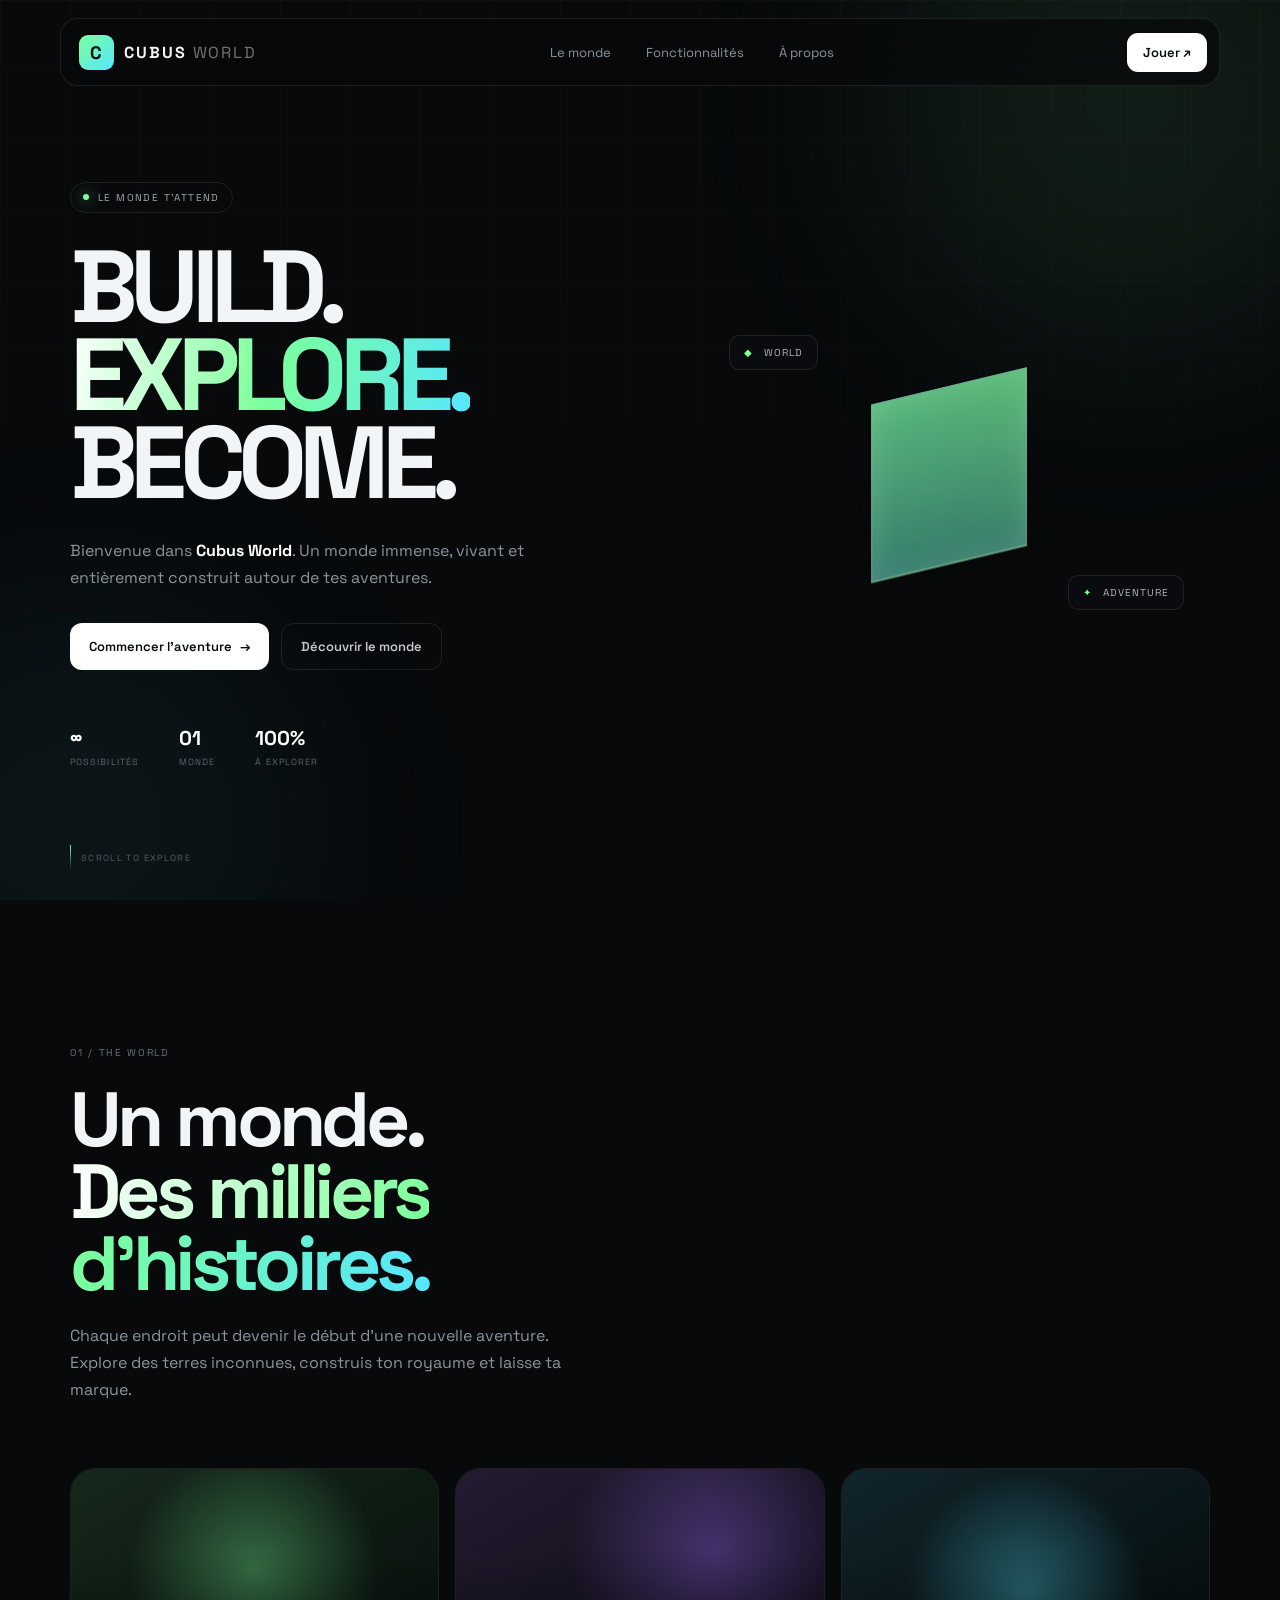
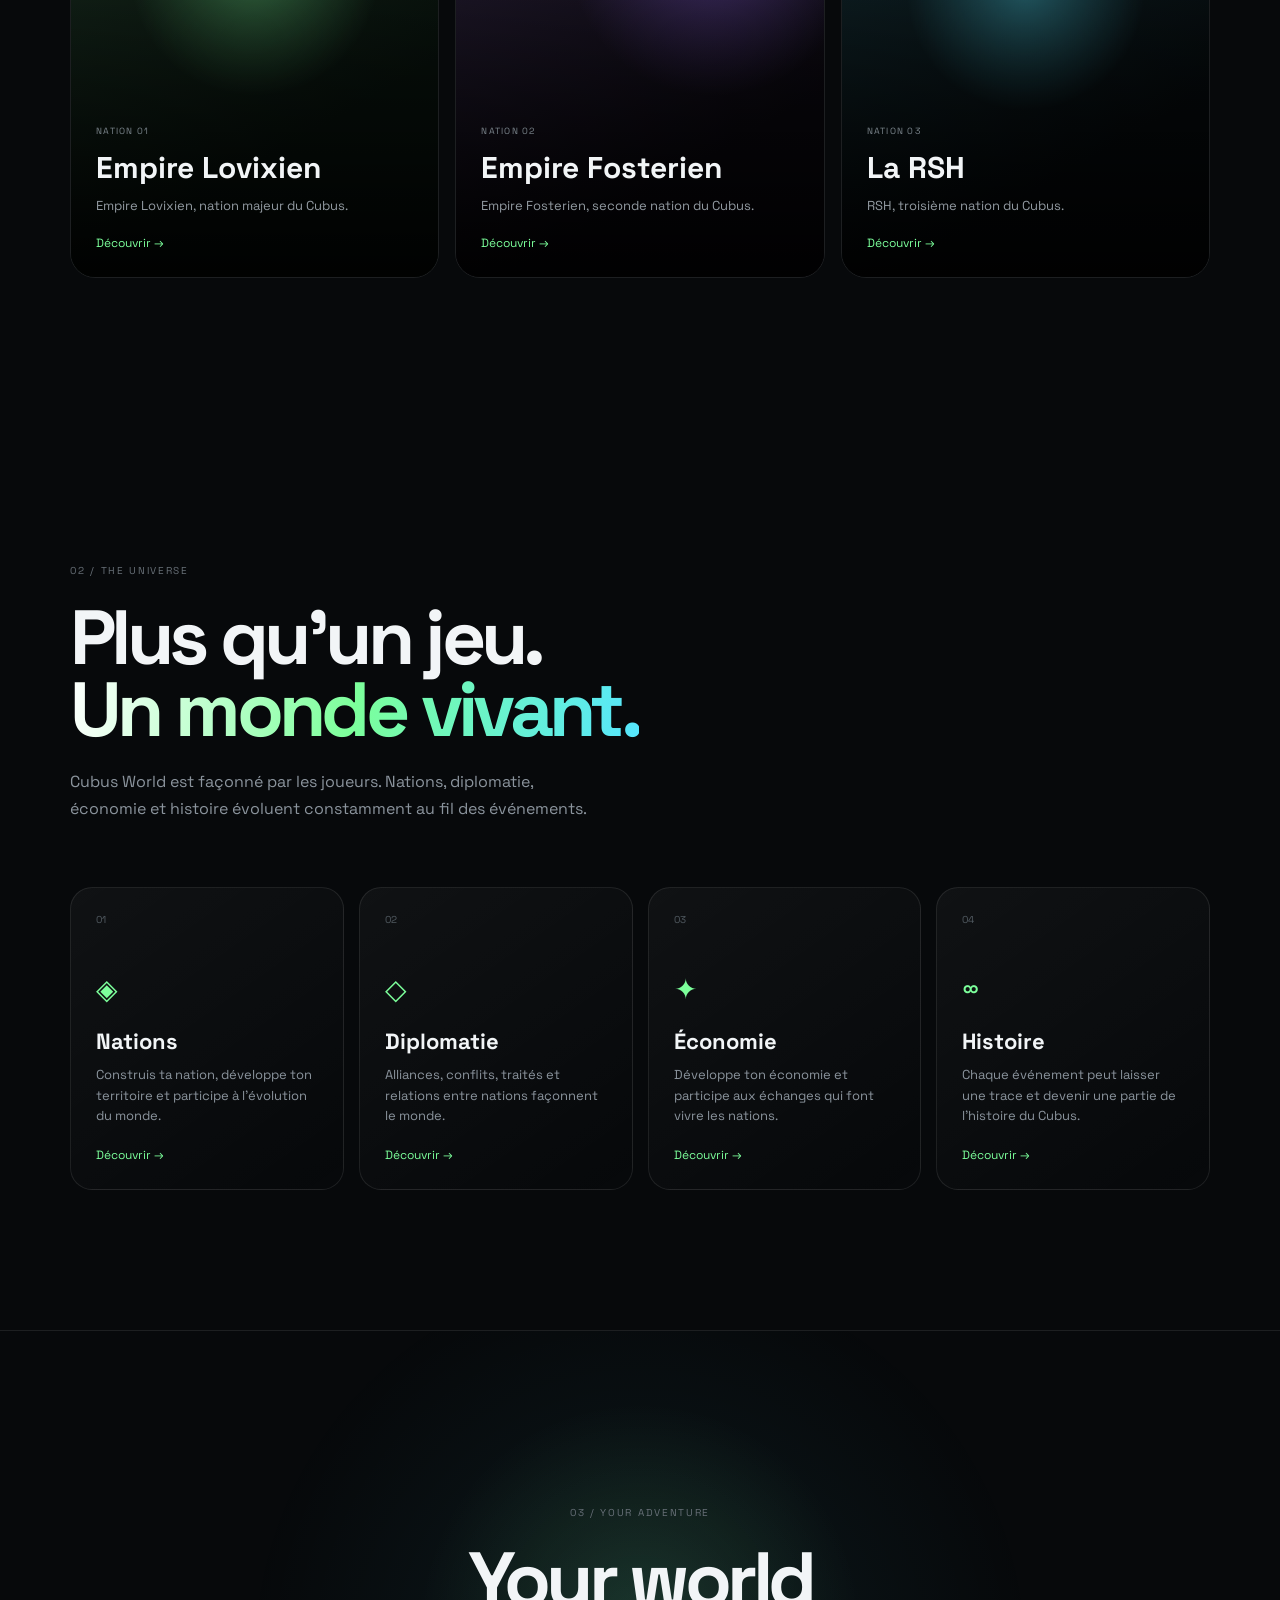
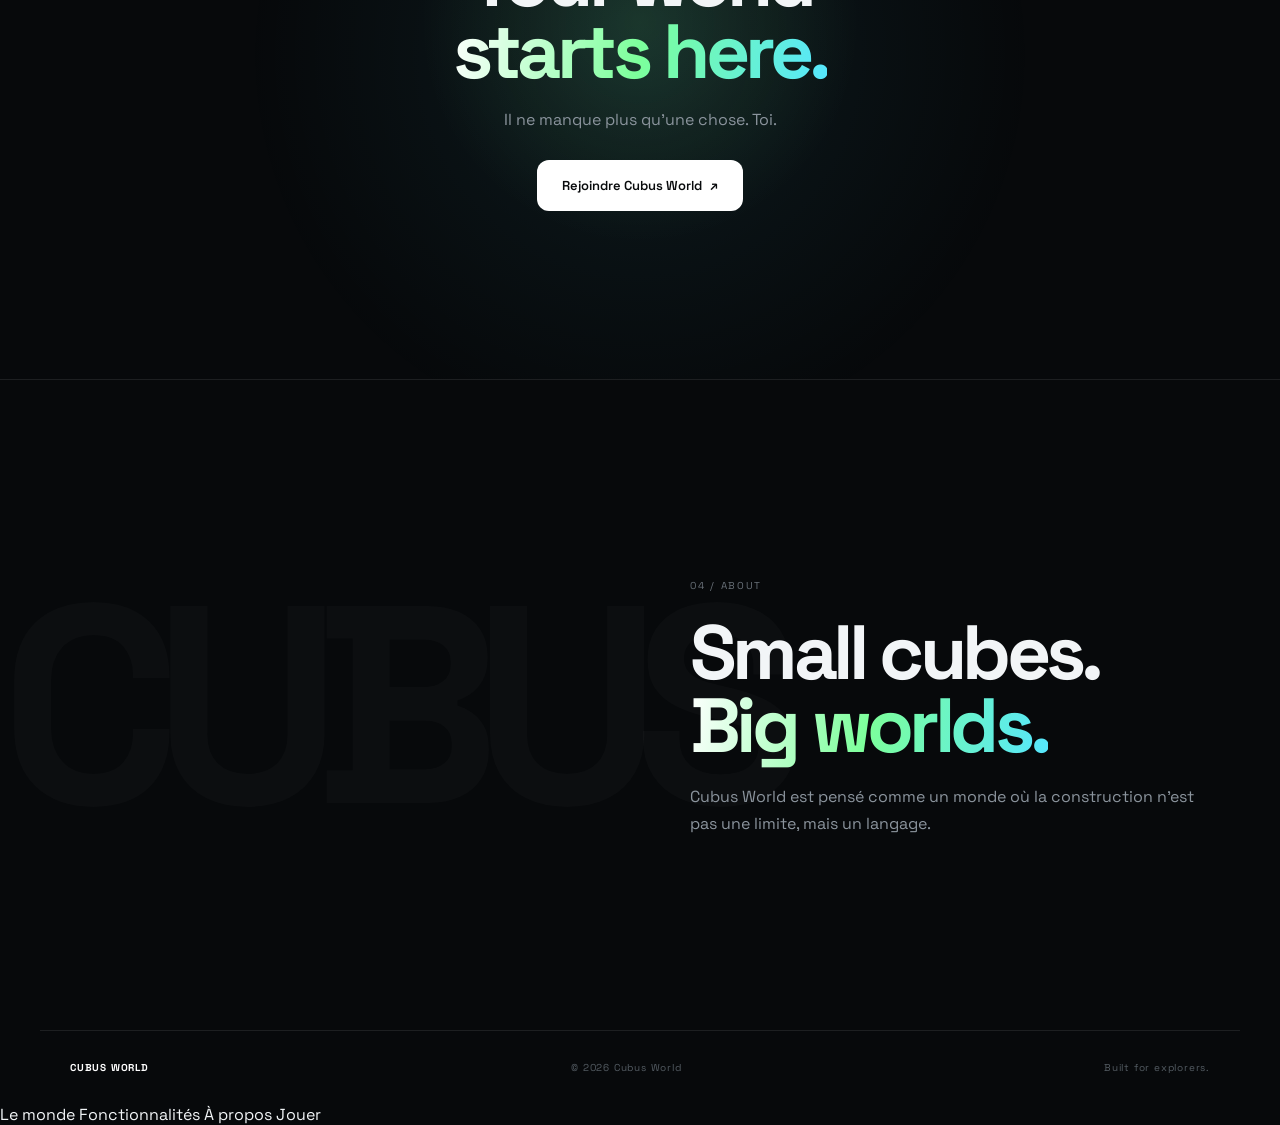
<file: index.html>
<!DOCTYPE html>
<html lang="fr">
<head>
    <meta charset="UTF-8">
    <meta name="viewport" content="width=device-width, initial-scale=1.0">

    <title>Cubus World — Un monde à construire</title>
    <meta name="description" content="Cubus World — Construis. Explore. Survis.">

    <link rel="stylesheet" href="style.css">
</head>

<body>

    <!-- Background -->
    <div class="background">
        <div class="grid"></div>
        <div class="glow glow-1"></div>
        <div class="glow glow-2"></div>
        <div class="particles"></div>
    </div>

    <!-- Navigation -->
    <header class="navbar">

        <a href="#home" class="logo">
            <span class="logo-cube">C</span>
            <span>CUBUS<span class="logo-light"> WORLD</span></span>
        </a>

        <nav class="nav-links">
            <a href="#world">Le monde</a>
            <a href="#features">Fonctionnalités</a>
            <a href="#about">À propos</a>
        </nav>

        <a href="play.html" class="nav-button">
            Jouer <span>↗</span>
        </a>

        <button class="menu-button" aria-label="Menu">
            <span></span>
            <span></span>
        </button>

    </header>


    <main>

        <!-- HERO -->
        <section id="home" class="hero">

            <div class="hero-content reveal">

                <div class="status">
                    <span></span>
                    LE MONDE T'ATTEND
                </div>

                <h1>
                    BUILD.
                    <br>
                    <span>EXPLORE.</span>
                    <br>
                    BECOME.
                </h1>

                <p>
                    Bienvenue dans <strong>Cubus World</strong>.
                    Un monde immense, vivant et entièrement construit
                    autour de tes aventures.
                </p>

                <div class="hero-buttons">

                    <a href="play.html" class="button primary">
                        Commencer l'aventure
                        <span>→</span>
                    </a>

                    <a href="#world" class="button secondary">
                        Découvrir le monde
                    </a>

                </div>

                <div class="hero-stats">

                    <div>
                        <strong>∞</strong>
                        <span>Possibilités</span>
                    </div>

                    <div>
                        <strong>01</strong>
                        <span>Monde</span>
                    </div>

                    <div>
                        <strong>100%</strong>
                        <span>À explorer</span>
                    </div>

                </div>

            </div>


            <!-- 3D-ish CUBE -->
            <div class="hero-object reveal delay">

                <div class="cube">

                    <div class="cube-face front"></div>
                    <div class="cube-face back"></div>
                    <div class="cube-face right"></div>
                    <div class="cube-face left"></div>
                    <div class="cube-face top"></div>
                    <div class="cube-face bottom"></div>

                </div>

                <div class="floating-card card-1">
                    <span>◆</span>
                    WORLD
                </div>

                <div class="floating-card card-2">
                    <span>✦</span>
                    ADVENTURE
                </div>

            </div>


            <div class="scroll">
                <span></span>
                SCROLL TO EXPLORE
            </div>

        </section>


        <!-- WORLD -->
        <section id="world" class="section world">

            <div class="section-heading reveal">

                <span class="kicker">01 / THE WORLD</span>

                <h2>
                    Un monde.
                    <br>
                    <span>Des milliers d'histoires.</span>
                </h2>

                <p>
                    Chaque endroit peut devenir le début d'une nouvelle
                    aventure. Explore des terres inconnues, construis
                    ton royaume et laisse ta marque.
                </p>

            </div>


            <div class="world-grid">

                <article class="world-card forest reveal">

                    <div class="card-overlay"></div>

                    <div class="world-card-content">

                        <span>NATION 01</span>

                        <h3>Empire Lovixien</h3>

                        <p>
                            Empire Lovixien, nation majeur du Cubus.
                        </p>

                        <a href="nations.html">
                            Découvrir →
                        </a>

                    </div>

                </article>


                <article class="world-card ruins reveal delay">

                    <div class="card-overlay"></div>

                    <div class="world-card-content">

                        <span>NATION 02</span>

                        <h3>Empire Fosterien</h3>

                        <p>
                            Empire Fosterien, seconde nation du Cubus.
                        </p>

                        <a href="nations.html">
                            Découvrir →
                        </a>

                    </div>

                </article>


                <article class="world-card void reveal">

                    <div class="card-overlay"></div>

                    <div class="world-card-content">

                        <span>NATION 03</span>

                        <h3>La RSH</h3>

                        <p>
                            RSH, troisième nation du Cubus.
                        </p>

                        <a href="nations.html">
                            Découvrir →
                        </a>

                    </div>

                </article>

            </div>

        </section>


        <!-- FEATURES -->
        <section id="features" class="section features">

            <div class="section-heading reveal">

                <span class="kicker">02 / THE UNIVERSE</span>

                <h2>
                    Plus qu'un jeu.
                    <br>
                    <span>Un monde vivant.</span>
                </h2>

                <p>
                    Cubus World est façonné par les joueurs.
                    Nations, diplomatie, économie et histoire
                    évoluent constamment au fil des événements.
                </p>

            </div>


            <div class="features-grid">

                <article class="feature reveal">

    <div class="feature-number">01</div>

    <div class="feature-icon">◈</div>

    <h3>Nations</h3>

    <p>
        Construis ta nation, développe ton territoire
        et participe à l'évolution du monde.
    </p>

    <a href="nations.html" class="feature-link">
        Découvrir →
    </a>

</article>


<article class="feature reveal delay">

    <div class="feature-number">02</div>

    <div class="feature-icon">◇</div>

    <h3>Diplomatie</h3>

    <p>
        Alliances, conflits, traités et relations
        entre nations façonnent le monde.
    </p>

    <a href="nations.html" class="feature-link">
        Découvrir →
    </a>

</article>


<article class="feature reveal">

    <div class="feature-number">03</div>

    <div class="feature-icon">✦</div>

    <h3>Économie</h3>

    <p>
        Développe ton économie et participe aux échanges
        qui font vivre les nations.
    </p>

    <a href="nations.html" class="feature-link">
        Découvrir →
    </a>

</article>


<article class="feature reveal delay">

    <div class="feature-number">04</div>

    <div class="feature-icon">∞</div>

    <h3>Histoire</h3>

    <p>
        Chaque événement peut laisser une trace
        et devenir une partie de l'histoire du Cubus.
    </p>

    <a href="nations.html" class="feature-link">
        Découvrir →
    </a>

</article>

            </div>

        </section>


        <!-- BIG CTA -->
        <section id="play" class="play-section">

            <div class="play-background"></div>

            <div class="play-content reveal">

                <span class="kicker">03 / YOUR ADVENTURE</span>

                <h2>
                    Your world
                    <br>
                    <span>starts here.</span>
                </h2>

                <p>
                    Il ne manque plus qu'une chose.
                    Toi.
                </p>

                <a href="play.html" class="button primary big">
                    Rejoindre Cubus World
                    <span>↗</span>
                </a>

            </div>

        </section>


        <!-- ABOUT -->
        <section id="about" class="section about">

            <div class="about-big">
                CUBUS
            </div>

            <div class="about-content reveal">

                <span class="kicker">04 / ABOUT</span>

                <h2>
                    Small cubes.
                    <br>
                    <span>Big worlds.</span>
                </h2>

                <p>
                    Cubus World est pensé comme un monde où la
                    construction n'est pas une limite, mais un langage.
                </p>

            </div>

        </section>

    </main>


    <footer>

        <div class="footer-logo">
            CUBUS WORLD
        </div>

        <span>
            © 2026 Cubus World
        </span>

        <span>
            Built for explorers.
        </span>

    </footer>


    <script src="script.js"></script>

</body>
</html>
</file>
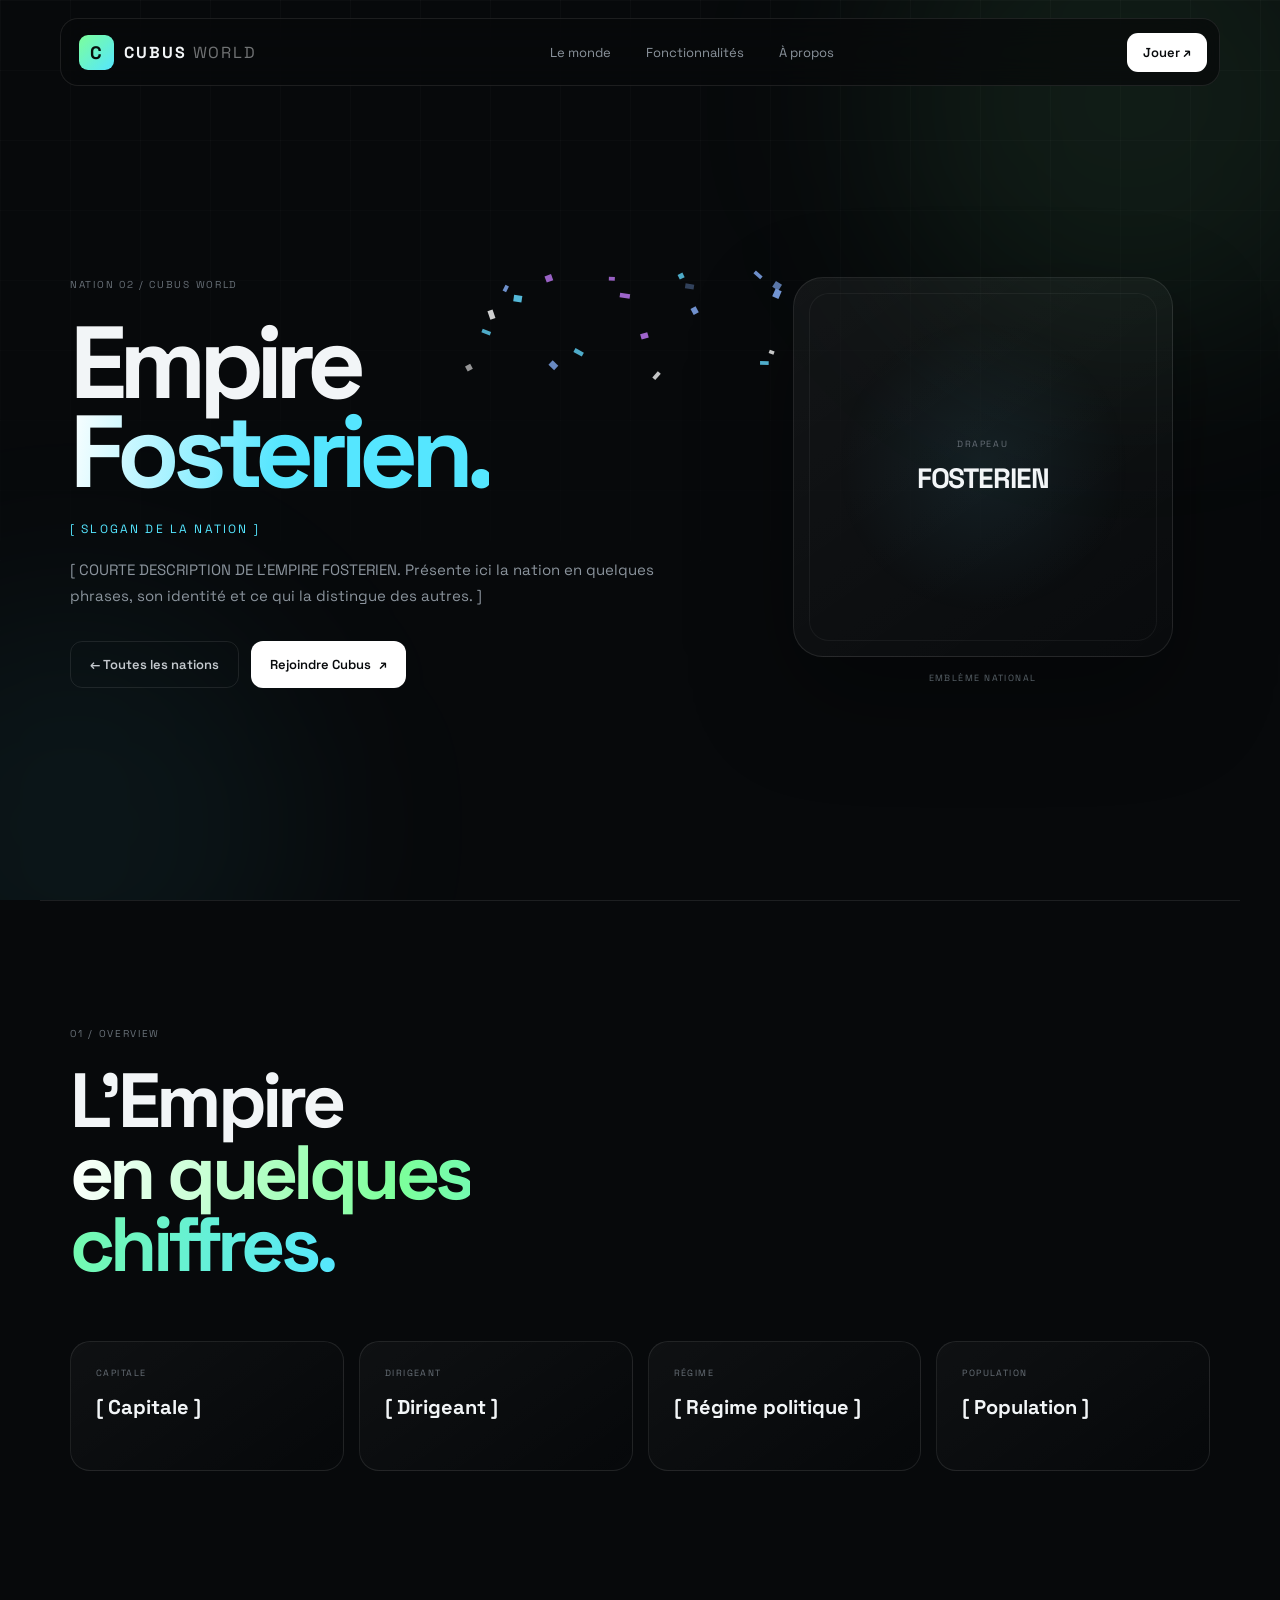
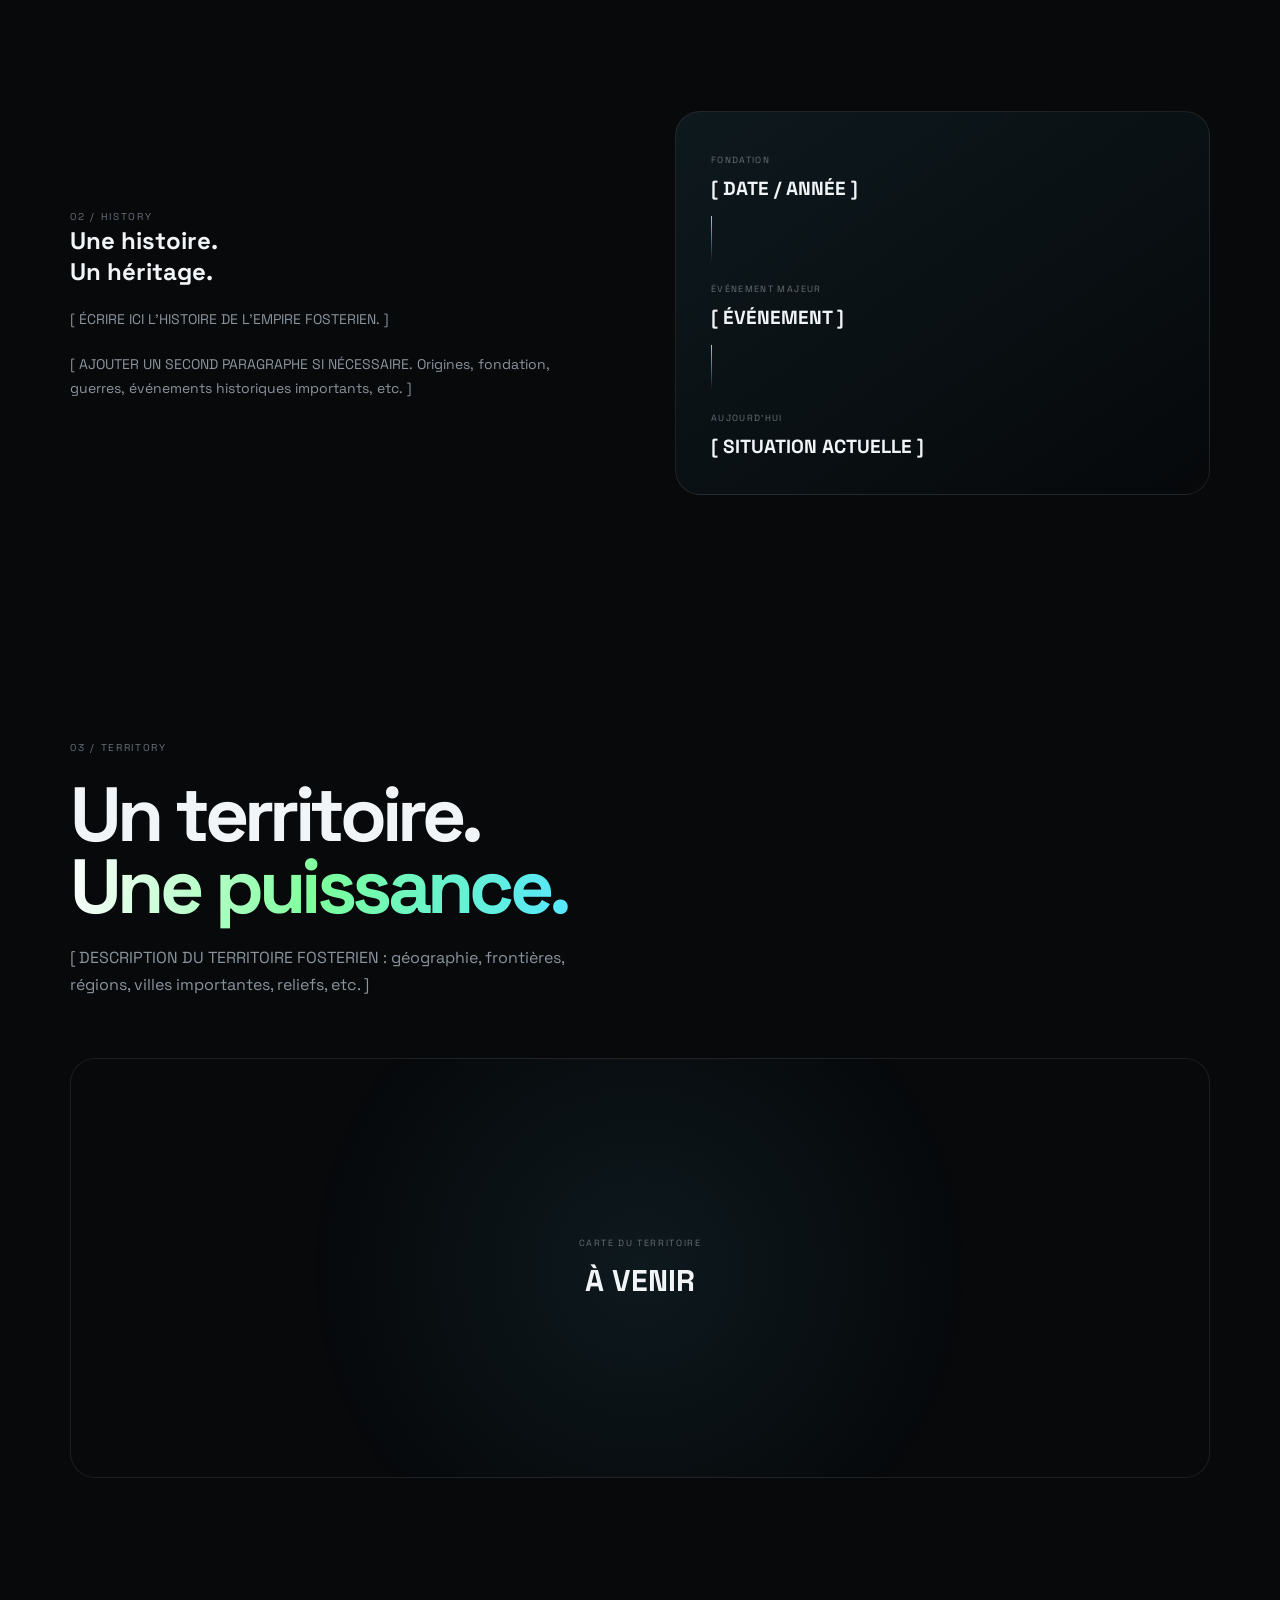
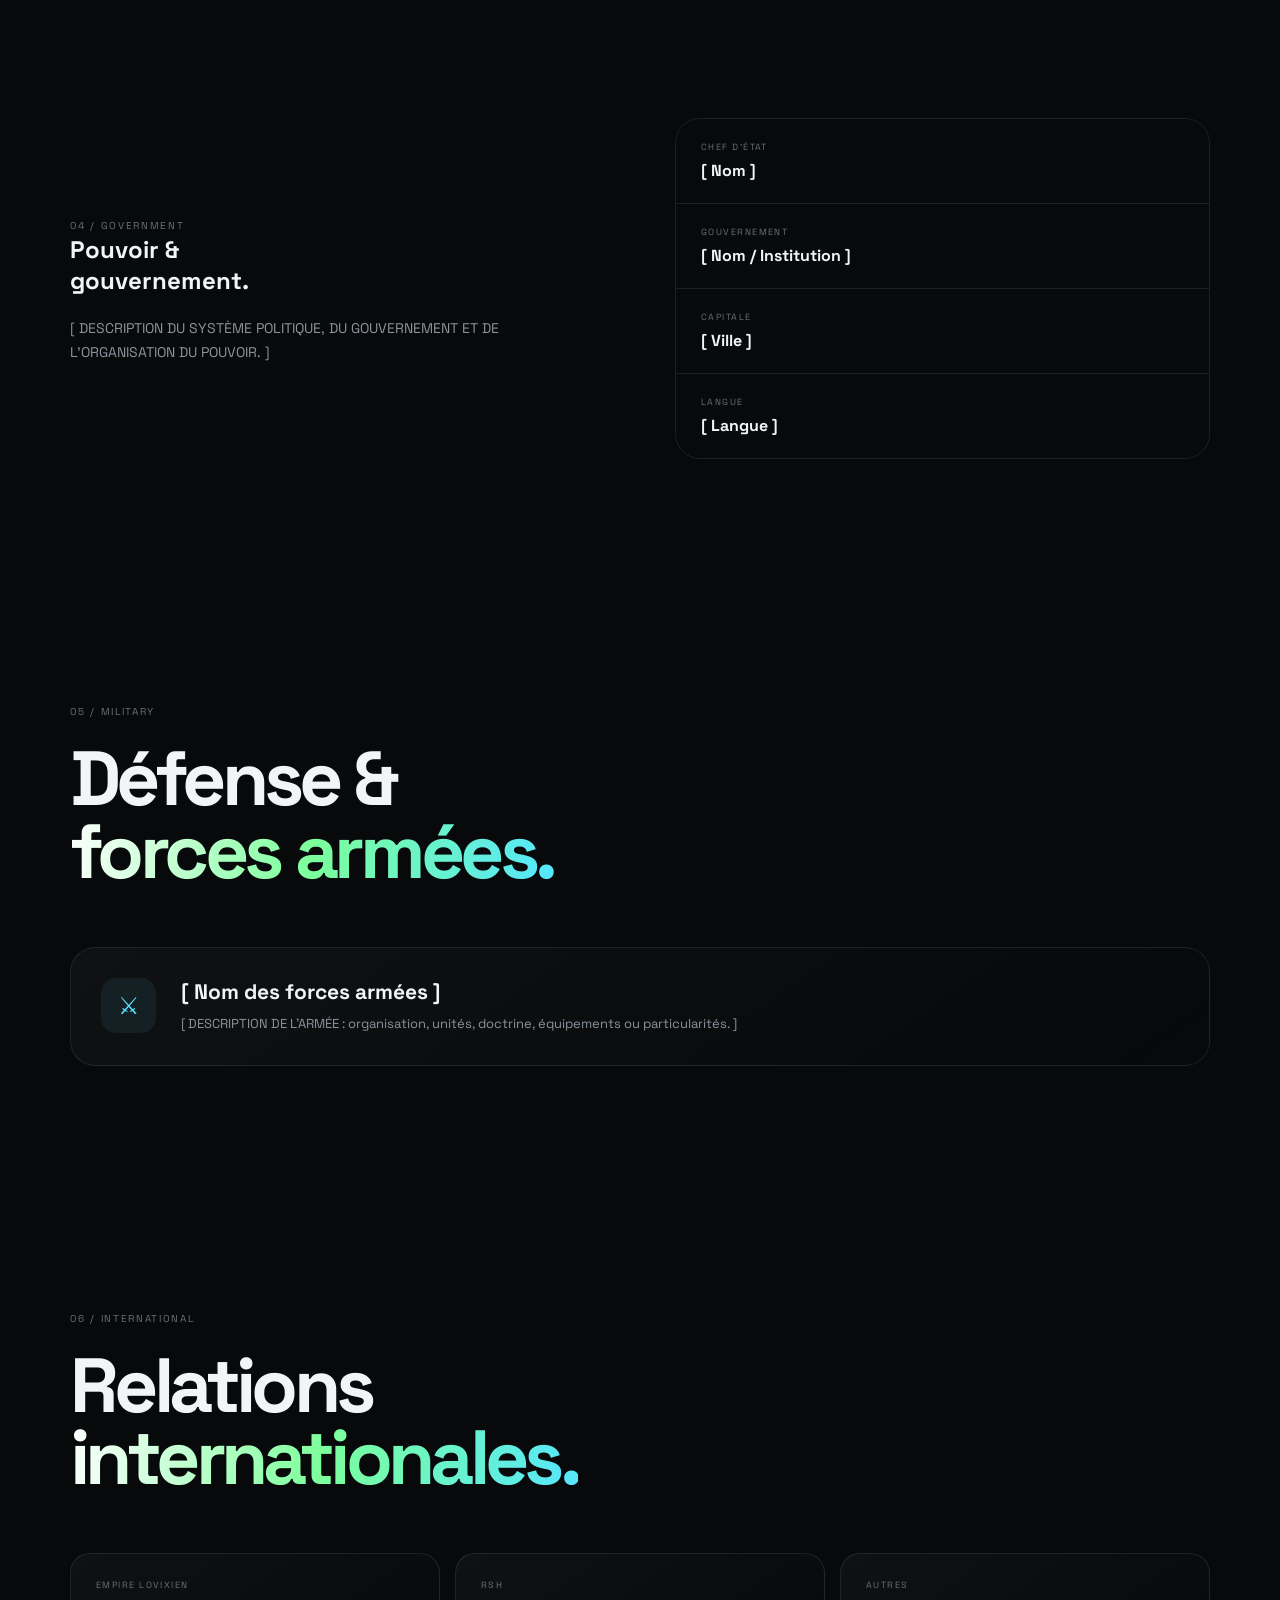
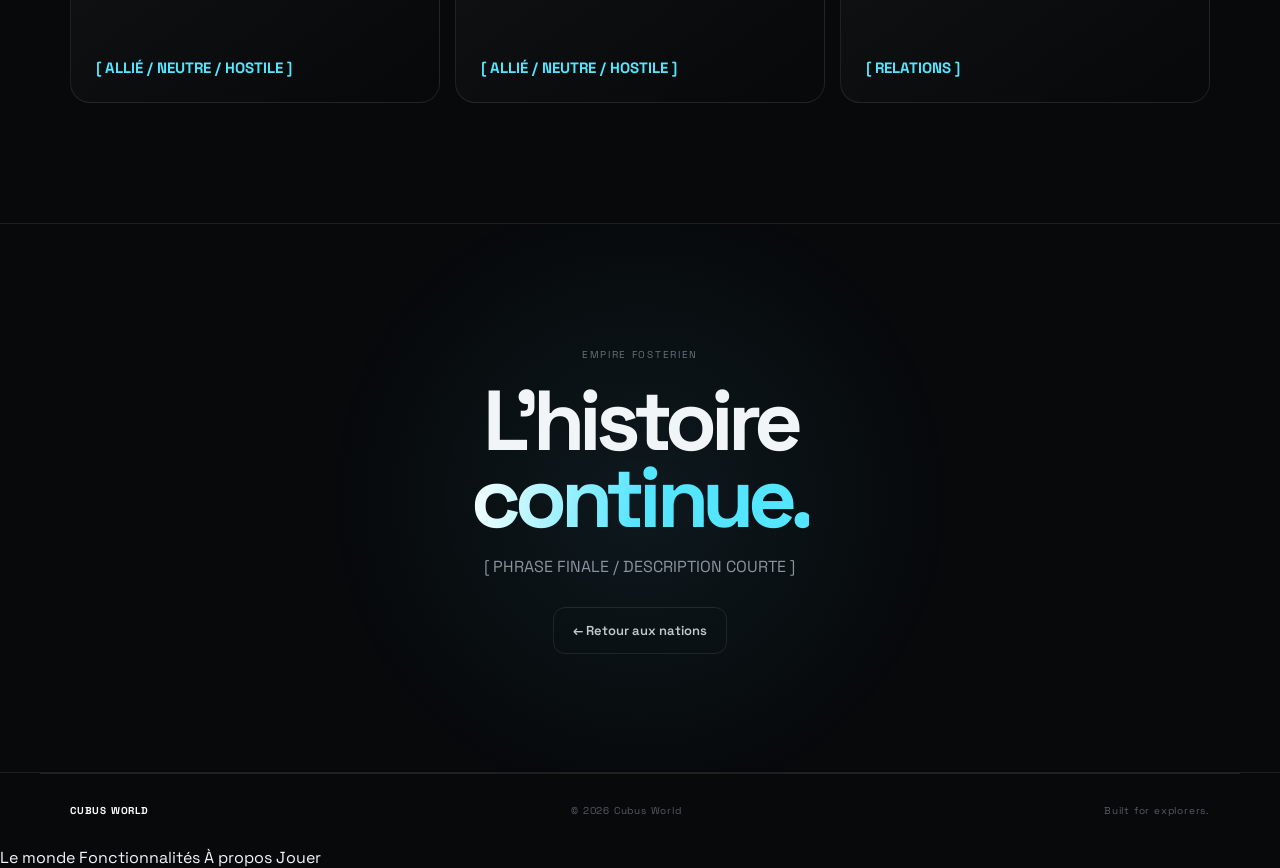
<file: fosterien.html>
<!DOCTYPE html>
<html lang="fr">

<head>

    <meta charset="UTF-8">
    <meta name="viewport" content="width=device-width, initial-scale=1.0">

    <title>Empire Fosterien — Cubus World</title>

    <meta
        name="description"
        content="Découvrez l'Empire Fosterien, l'une des grandes nations de Cubus World."
    >

    <!-- GLOBAL -->
    <link rel="stylesheet" href="style.css">

    <!-- FOSTERIEN -->
    <link rel="stylesheet" href="fosterien.css">

</head>


<body class="nation-page fosterien-page">


    <!-- =========================
         BACKGROUND
    ========================= -->

    <div class="background">

        <div class="grid"></div>

        <div class="glow glow-1"></div>
        <div class="glow glow-2"></div>

        <div class="particles"></div>

    </div>



    <!-- =========================
         NAVIGATION
    ========================= -->

    <header class="navbar">

        <a href="index.html" class="logo">

            <span class="logo-cube">
                C
            </span>

            <span>
                CUBUS<span class="logo-light"> WORLD</span>
            </span>

        </a>


        <nav class="nav-links">

            <a href="index.html#world">
                Le monde
            </a>

            <a href="index.html#features">
                Fonctionnalités
            </a>

            <a href="index.html#about">
                À propos
            </a>

        </nav>


        <a href="play.html" class="nav-button">

            Jouer
            <span>↗</span>

        </a>


        <button
            class="menu-button"
            aria-label="Menu"
        >

            <span></span>
            <span></span>

        </button>

    </header>



    <main>


        <!-- =========================
             NATION HERO
        ========================= -->

        <section class="nation-hero">


            <div class="nation-hero-content reveal">


                <span class="kicker">
                    NATION 02 / CUBUS WORLD
                </span>


                <!-- NOM -->

                <h1>

                    Empire
                    <br>

                    <span>Fosterien.</span>

                </h1>


                <!-- SLOGAN -->

                <p class="nation-slogan">
                    [ SLOGAN DE LA NATION ]
                </p>


                <p class="nation-intro">

                    [ COURTE DESCRIPTION DE L'EMPIRE FOSTERIEN.
                    Présente ici la nation en quelques phrases,
                    son identité et ce qui la distingue des autres. ]

                </p>


                <!-- ACTIONS -->

                <div class="nation-actions">

                    <a
                        href="nations.html"
                        class="button secondary"
                    >
                        ← Toutes les nations
                    </a>

                    <a
                        href="play.html"
                        class="button primary"
                    >
                        Rejoindre Cubus
                        <span>↗</span>
                    </a>

                </div>


            </div>



            <!-- EMBLEM / DRAPEAU -->

            <div class="nation-emblem reveal delay">

                <div class="emblem-frame">

                    <div class="emblem-placeholder">

                        <span>
                            DRAPEAU
                        </span>

                        <strong>
                            FOSTERIEN
                        </strong>

                    </div>

                </div>


                <span class="emblem-caption">
                    EMBLÈME NATIONAL
                </span>

            </div>


        </section>



        <!-- =========================
             QUICK INFORMATION
        ========================= -->

        <section class="nation-section nation-overview">


            <div class="section-heading reveal">

                <span class="kicker">
                    01 / OVERVIEW
                </span>

                <h2>

                    L'Empire
                    <br>

                    <span>en quelques chiffres.</span>

                </h2>

            </div>



            <div class="nation-stats">


                <div class="nation-stat reveal">

                    <span>
                        CAPITALE
                    </span>

                    <strong>
                        [ Capitale ]
                    </strong>

                </div>


                <div class="nation-stat reveal delay">

                    <span>
                        DIRIGEANT
                    </span>

                    <strong>
                        [ Dirigeant ]
                    </strong>

                </div>


                <div class="nation-stat reveal">

                    <span>
                        RÉGIME
                    </span>

                    <strong>
                        [ Régime politique ]
                    </strong>

                </div>


                <div class="nation-stat reveal delay">

                    <span>
                        POPULATION
                    </span>

                    <strong>
                        [ Population ]
                    </strong>

                </div>


            </div>

        </section>



        <!-- =========================
             HISTORY
        ========================= -->

        <section class="nation-section nation-history">


            <div class="nation-two-columns">


                <div class="nation-text reveal">

                    <span class="kicker">
                        02 / HISTORY
                    </span>


                    <h2>

                        Une histoire.
                        <br>

                        <span>Un héritage.</span>

                    </h2>


                    <p>

                        [ ÉCRIRE ICI L'HISTOIRE DE L'EMPIRE FOSTERIEN. ]

                    </p>


                    <p>

                        [ AJOUTER UN SECOND PARAGRAPHE SI NÉCESSAIRE.
                        Origines, fondation, guerres, événements
                        historiques importants, etc. ]

                    </p>

                </div>



                <div class="history-card reveal delay">

                    <span>
                        FONDATION
                    </span>

                    <strong>
                        [ DATE / ANNÉE ]
                    </strong>


                    <div class="history-line"></div>


                    <span>
                        ÉVÉNEMENT MAJEUR
                    </span>

                    <strong>
                        [ ÉVÉNEMENT ]
                    </strong>


                    <div class="history-line"></div>


                    <span>
                        AUJOURD'HUI
                    </span>

                    <strong>
                        [ SITUATION ACTUELLE ]
                    </strong>

                </div>


            </div>

        </section>



        <!-- =========================
             TERRITORY
        ========================= -->

        <section class="nation-section nation-territory">


            <div class="section-heading reveal">

                <span class="kicker">
                    03 / TERRITORY
                </span>


                <h2>

                    Un territoire.
                    <br>

                    <span>Une puissance.</span>

                </h2>


                <p>

                    [ DESCRIPTION DU TERRITOIRE FOSTERIEN :
                    géographie, frontières, régions, villes importantes,
                    reliefs, etc. ]

                </p>

            </div>



            <div class="map-placeholder reveal">

                <span>
                    CARTE DU TERRITOIRE
                </span>

                <strong>
                    À VENIR
                </strong>

            </div>

        </section>



        <!-- =========================
             GOVERNMENT
        ========================= -->

        <section class="nation-section nation-government">


            <div class="nation-two-columns">


                <div class="nation-text reveal">

                    <span class="kicker">
                        04 / GOVERNMENT
                    </span>


                    <h2>

                        Pouvoir &
                        <br>

                        <span>gouvernement.</span>

                    </h2>


                    <p>

                        [ DESCRIPTION DU SYSTÈME POLITIQUE,
                        DU GOUVERNEMENT ET DE L'ORGANISATION
                        DU POUVOIR. ]

                    </p>

                </div>



                <div class="info-list reveal delay">


                    <div>

                        <span>
                            CHEF D'ÉTAT
                        </span>

                        <strong>
                            [ Nom ]
                        </strong>

                    </div>


                    <div>

                        <span>
                            GOUVERNEMENT
                        </span>

                        <strong>
                            [ Nom / Institution ]
                        </strong>

                    </div>


                    <div>

                        <span>
                            CAPITALE
                        </span>

                        <strong>
                            [ Ville ]
                        </strong>

                    </div>


                    <div>

                        <span>
                            LANGUE
                        </span>

                        <strong>
                            [ Langue ]
                        </strong>

                    </div>


                </div>


            </div>

        </section>



        <!-- =========================
             MILITARY
        ========================= -->

        <section class="nation-section nation-military">


            <div class="section-heading reveal">

                <span class="kicker">
                    05 / MILITARY
                </span>


                <h2>

                    Défense &
                    <br>

                    <span>forces armées.</span>

                </h2>

            </div>



            <div class="military-card reveal">


                <div class="military-icon">
                    ⚔
                </div>


                <div>

                    <h3>
                        [ Nom des forces armées ]
                    </h3>


                    <p>

                        [ DESCRIPTION DE L'ARMÉE :
                        organisation, unités, doctrine,
                        équipements ou particularités. ]

                    </p>

                </div>

            </div>

        </section>



        <!-- =========================
             RELATIONS
        ========================= -->

        <section class="nation-section nation-relations">


            <div class="section-heading reveal">

                <span class="kicker">
                    06 / INTERNATIONAL
                </span>


                <h2>

                    Relations
                    <br>

                    <span>internationales.</span>

                </h2>

            </div>



            <div class="relations-grid">


                <div class="relation-card reveal">

                    <span>
                        EMPIRE LOVIXIEN
                    </span>

                    <strong>
                        [ ALLIÉ / NEUTRE / HOSTILE ]
                    </strong>

                </div>


                <div class="relation-card reveal delay">

                    <span>
                        RSH
                    </span>

                    <strong>
                        [ ALLIÉ / NEUTRE / HOSTILE ]
                    </strong>

                </div>


                <div class="relation-card reveal">

                    <span>
                        AUTRES
                    </span>

                    <strong>
                        [ RELATIONS ]
                    </strong>

                </div>


            </div>

        </section>



        <!-- =========================
             FOOTER CTA
        ========================= -->

        <section class="nation-final">


            <div class="reveal">

                <span class="kicker">
                    EMPIRE FOSTERIEN
                </span>


                <h2>

                    L'histoire
                    <br>

                    <span>continue.</span>

                </h2>


                <p>
                    [ PHRASE FINALE / DESCRIPTION COURTE ]
                </p>


                <a
                    href="nations.html"
                    class="button secondary"
                >
                    ← Retour aux nations
                </a>

            </div>

        </section>


    </main>



    <!-- =========================
         FOOTER
    ========================= -->

    <footer>

        <div class="footer-logo">
            CUBUS WORLD
        </div>

        <span>
            © 2026 Cubus World
        </span>

        <span>
            Built for explorers.
        </span>

    </footer>



    <!-- GLOBAL -->

    <script src="script.js"></script>

    <!-- FOSTERIEN -->

    <script src="fosterien.js"></script>

    <!-- AniMoteur-js -->

    <script src="moteur-js.js"></script>

</body>

</html>
</file>
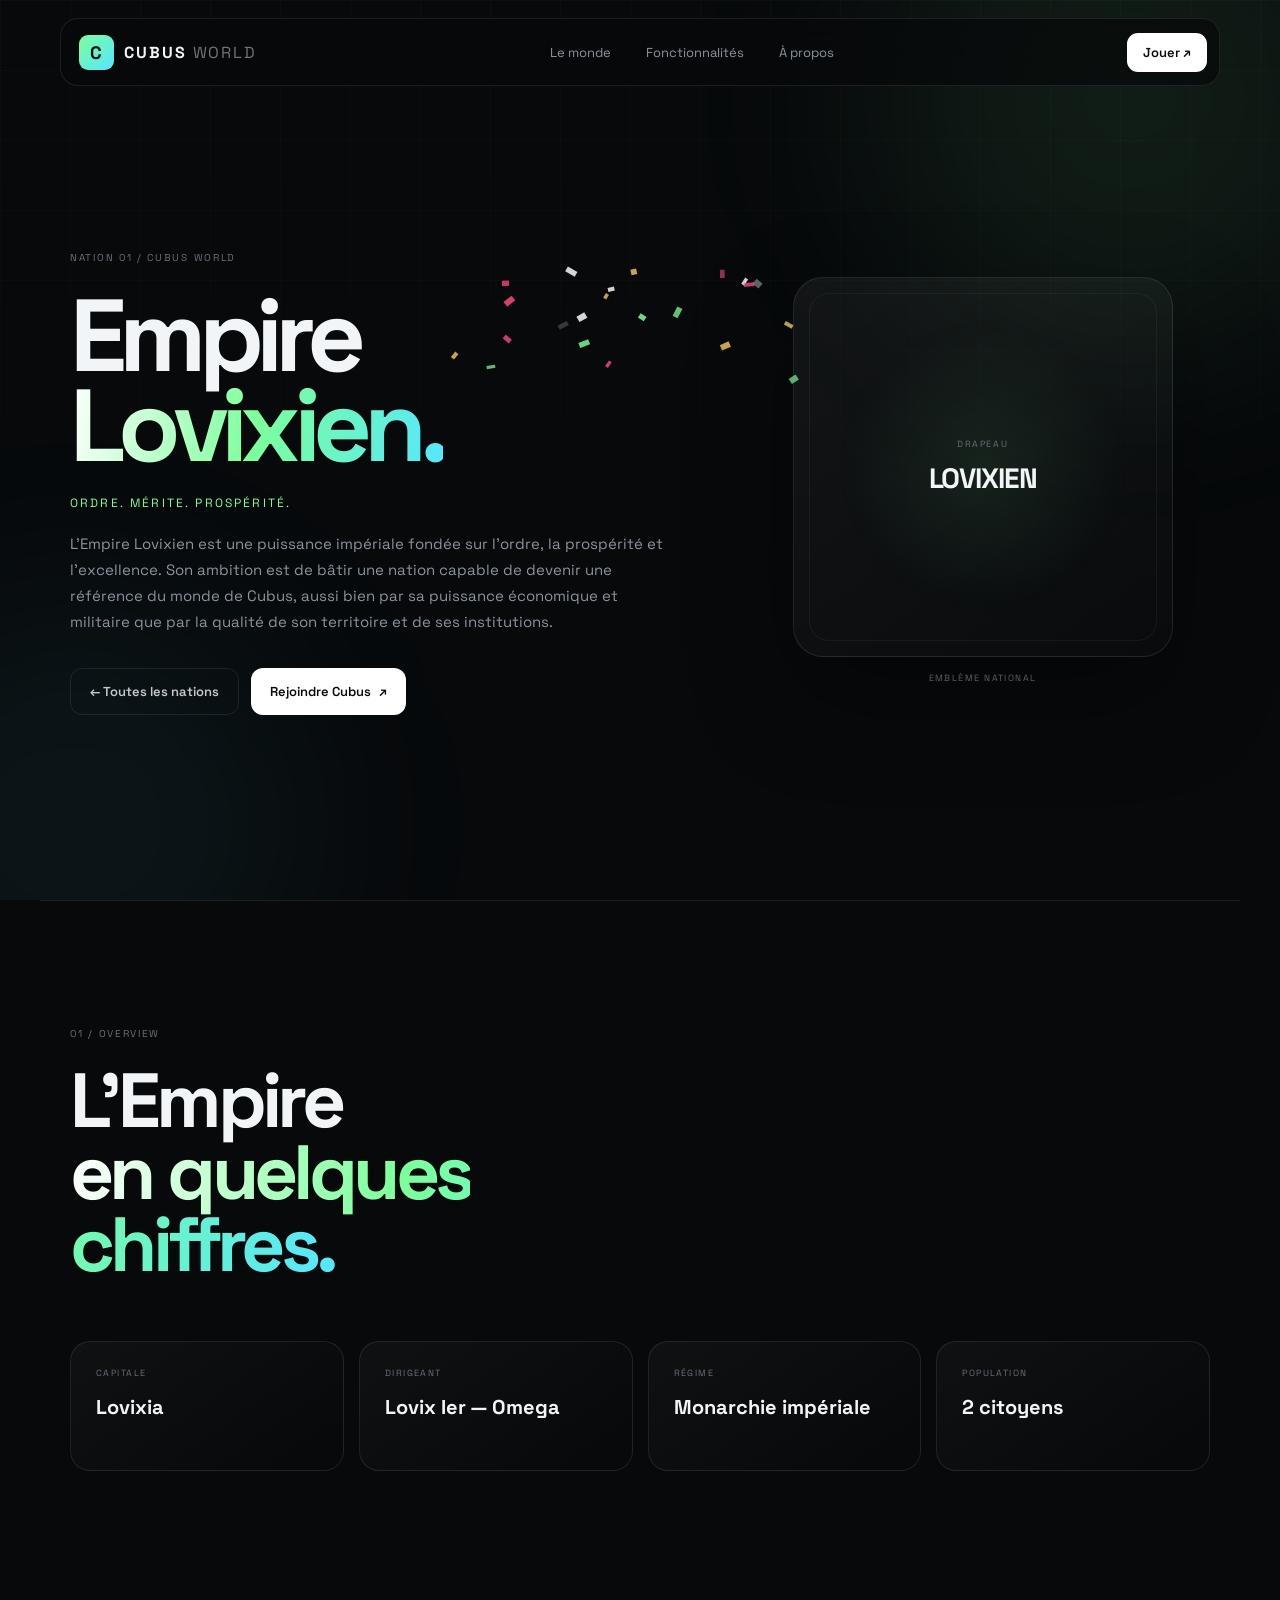
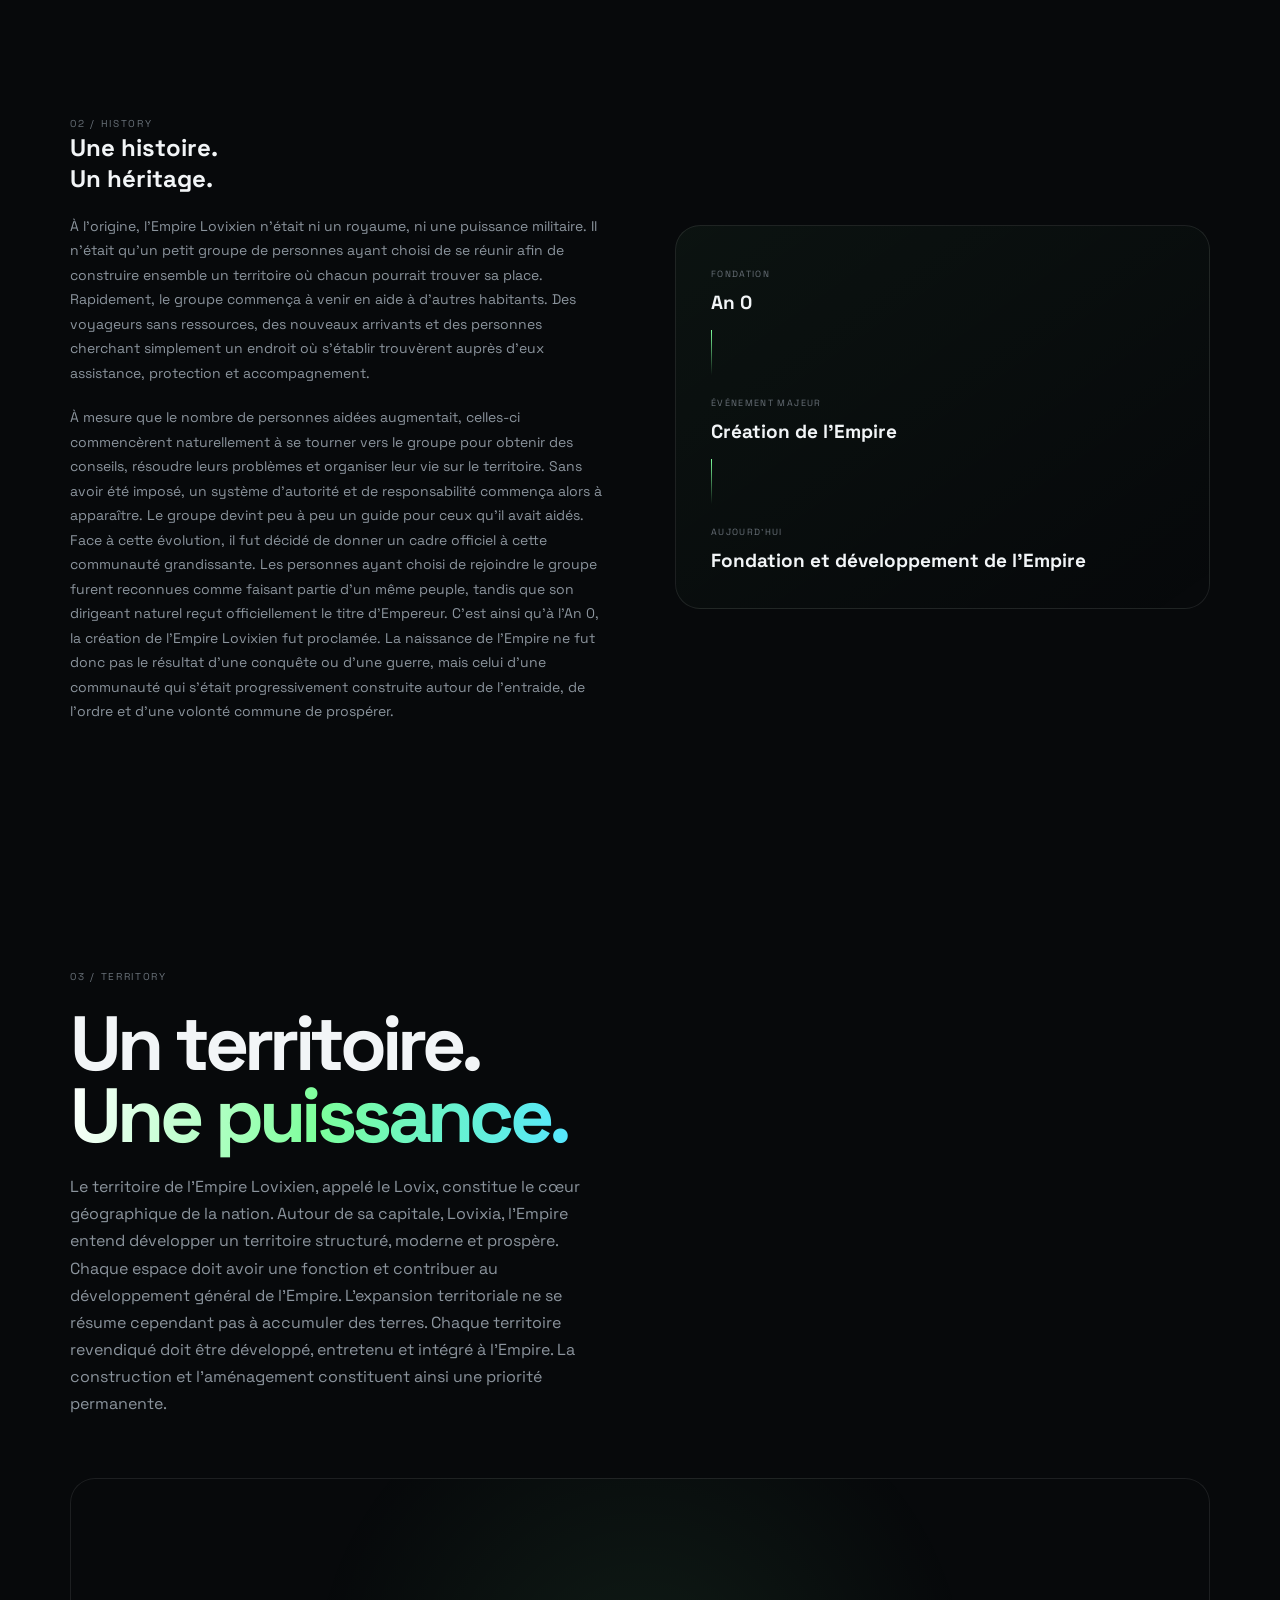
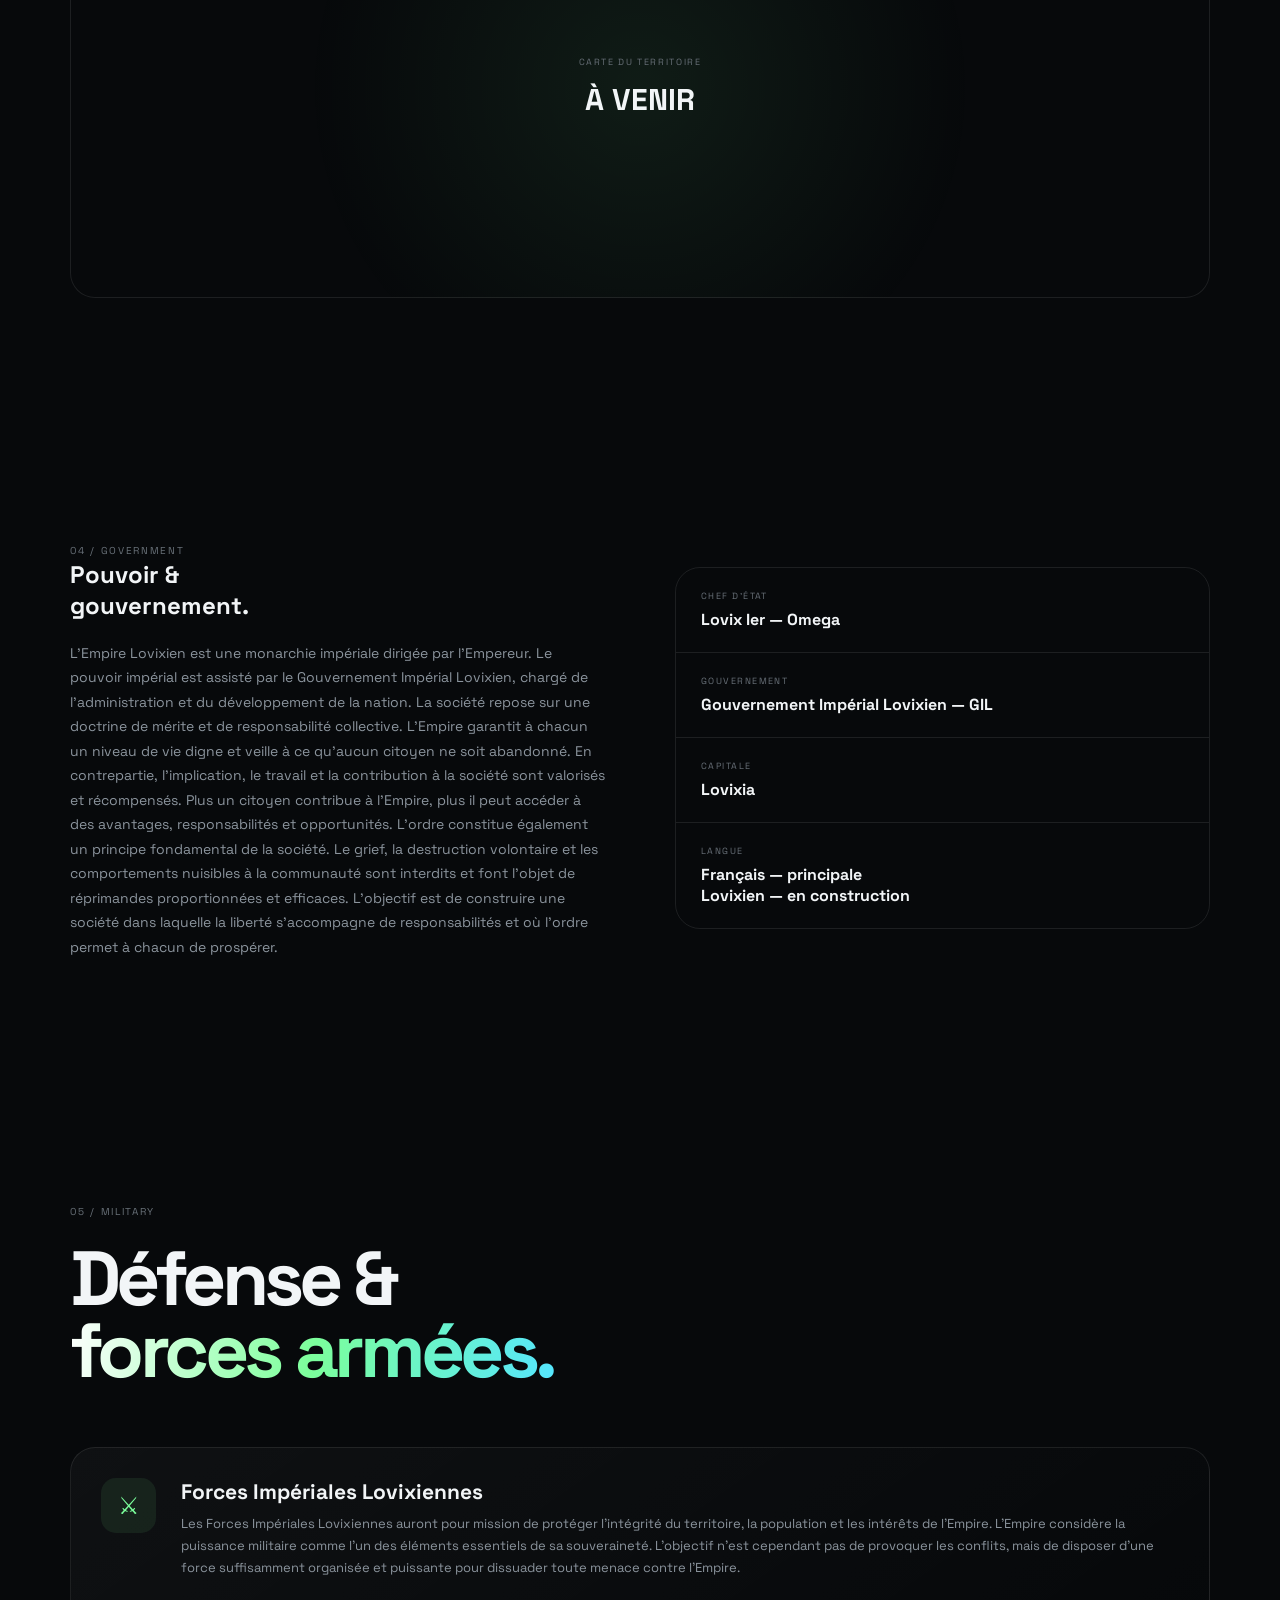
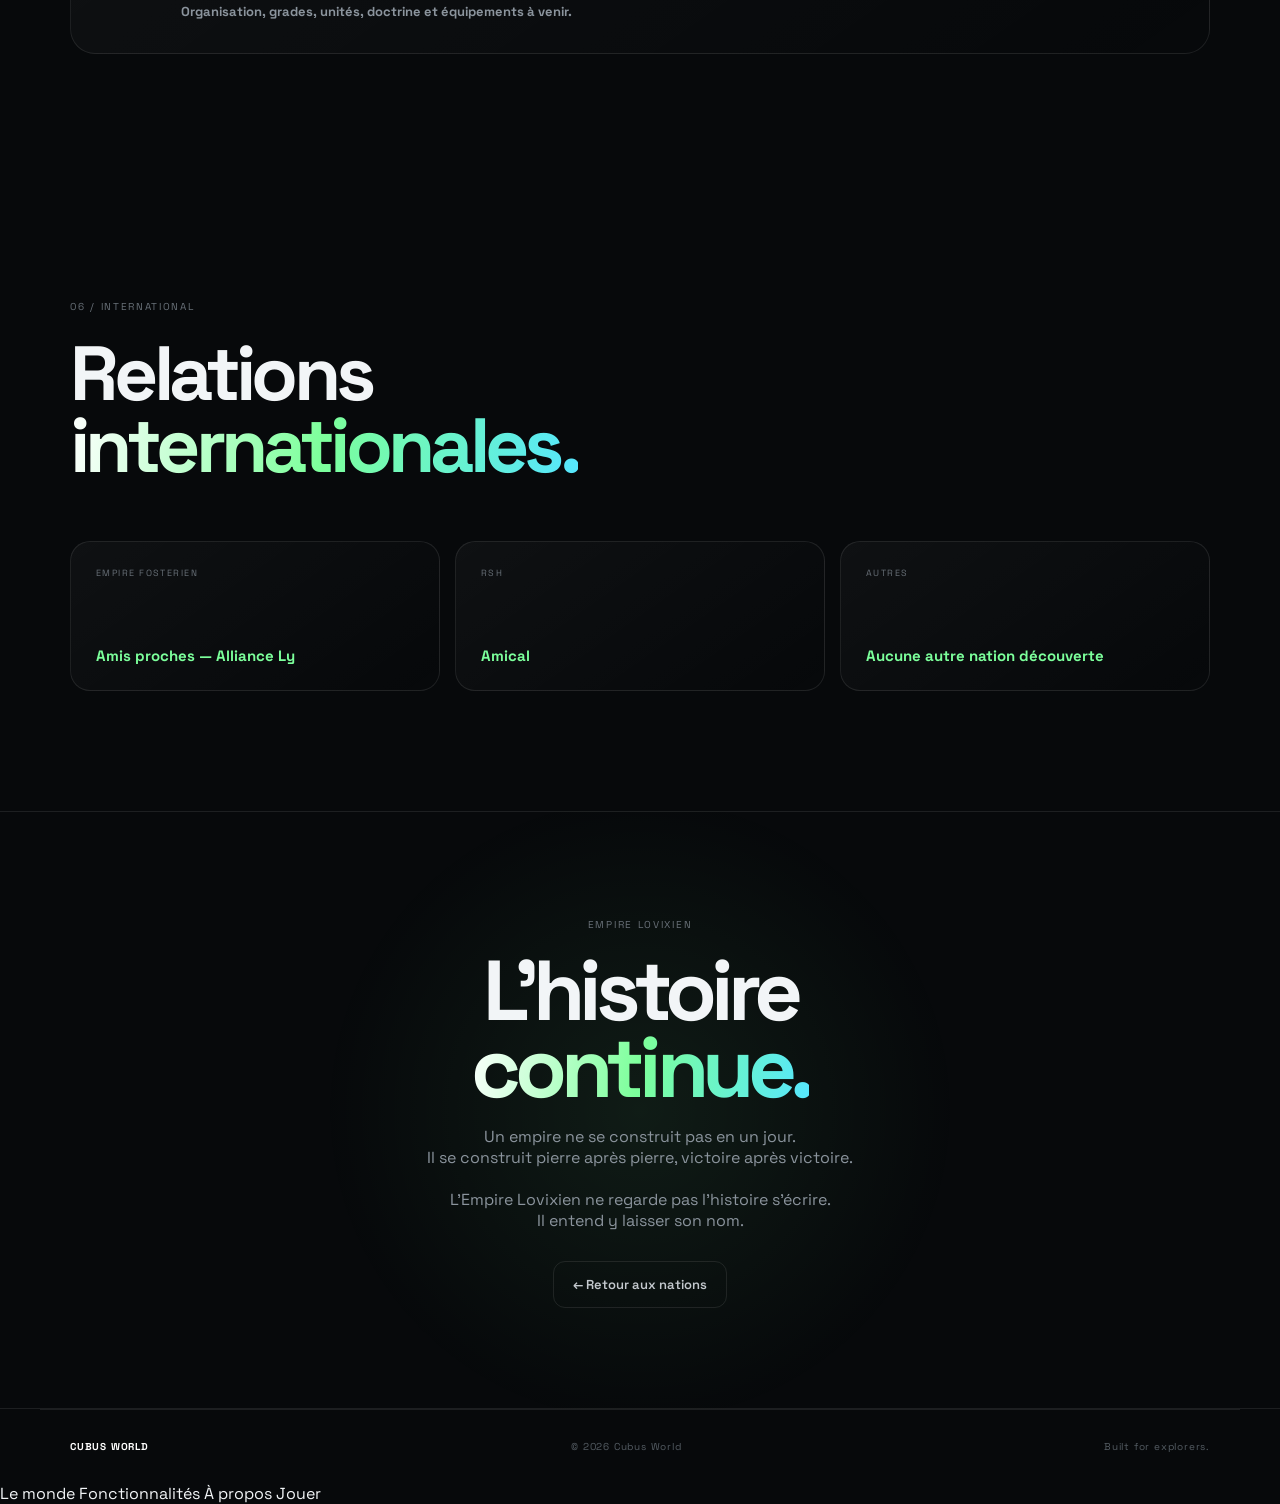
<file: lovixien.html>
<!DOCTYPE html>
<html lang="fr">

<head>

    <meta charset="UTF-8">
    <meta name="viewport" content="width=device-width, initial-scale=1.0">

    <title>Empire Lovixien — Cubus World</title>

    <meta
        name="description"
        content="Découvrez l'Empire Lovixien, une puissance impériale fondée sur l'ordre, le mérite et la prospérité."
    >

    <!-- GLOBAL -->
    
    <link rel="stylesheet" href="style.css">

    <!-- LOVIXIEN -->
    <link rel="stylesheet" href="lovixien.css">

</head>


<body class="nation-page lovixien-page">


    <!-- =========================
         BACKGROUND
    ========================= -->

    <div class="background">

        <div class="grid"></div>

        <div class="glow glow-1"></div>
        <div class="glow glow-2"></div>

        <div class="particles"></div>

    </div>



    <!-- =========================
         NAVIGATION
    ========================= -->

    <header class="navbar">

        <a href="index.html" class="logo">

            <span class="logo-cube">
                C
            </span>

            <span>
                CUBUS<span class="logo-light"> WORLD</span>
            </span>

        </a>


        <nav class="nav-links">

            <a href="index.html#world">
                Le monde
            </a>

            <a href="index.html#features">
                Fonctionnalités
            </a>

            <a href="index.html#about">
                À propos
            </a>

        </nav>


        <a href="play.html" class="nav-button">

            Jouer
            <span>↗</span>

        </a>


        <button
            class="menu-button"
            aria-label="Menu"
        >

            <span></span>
            <span></span>

        </button>

    </header>



    <main>


        <!-- =========================
             NATION HERO
        ========================= -->

        <section class="nation-hero">


            <div class="nation-hero-content reveal">


                <span class="kicker">
                    NATION 01 / CUBUS WORLD
                </span>


                <!-- NOM -->

                <h1>

                    Empire
                    <br>

                    <span>Lovixien.</span>

                </h1>


                <!-- SLOGAN -->

                <p class="nation-slogan">
                    ORDRE. MÉRITE. PROSPÉRITÉ.
                </p>


                <p class="nation-intro">

                    L'Empire Lovixien est une puissance impériale fondée
                    sur l'ordre, la prospérité et l'excellence. Son ambition
                    est de bâtir une nation capable de devenir une référence
                    du monde de Cubus, aussi bien par sa puissance économique
                    et militaire que par la qualité de son territoire et de
                    ses institutions.

                </p>


                <!-- ACTIONS -->

                <div class="nation-actions">

                    <a
                        href="nations.html"
                        class="button secondary"
                    >
                        ← Toutes les nations
                    </a>

                    <a
                        href="play.html"
                        class="button primary"
                    >
                        Rejoindre Cubus
                        <span>↗</span>
                    </a>

                </div>


            </div>



            <!-- EMBLEM / DRAPEAU -->

            <div class="nation-emblem reveal delay">

                <div class="emblem-frame">

                    <div class="emblem-placeholder">

                        <span>
                            DRAPEAU
                        </span>

                        <strong>
                            LOVIXIEN
                        </strong>

                    </div>

                </div>


                <span class="emblem-caption">
                    EMBLÈME NATIONAL
                </span>

            </div>


        </section>



        <!-- =========================
             QUICK INFORMATION
        ========================= -->

        <section class="nation-section nation-overview">


            <div class="section-heading reveal">

                <span class="kicker">
                    01 / OVERVIEW
                </span>

                <h2>

                    L'Empire
                    <br>

                    <span>en quelques chiffres.</span>

                </h2>

            </div>



            <div class="nation-stats">


                <div class="nation-stat reveal">

                    <span>
                        CAPITALE
                    </span>

                    <strong>
                        Lovixia
                    </strong>

                </div>


                <div class="nation-stat reveal delay">

                    <span>
                        DIRIGEANT
                    </span>

                    <strong>
                        Lovix Ier — Omega
                    </strong>

                </div>


                <div class="nation-stat reveal">

                    <span>
                        RÉGIME
                    </span>

                    <strong>
                        Monarchie impériale
                    </strong>

                </div>


                <div class="nation-stat reveal delay">

                    <span>
                        POPULATION
                    </span>

                    <strong>
                        2 citoyens
                    </strong>

                </div>


            </div>

        </section>



        <!-- =========================
             HISTORY
        ========================= -->

        <section class="nation-section nation-history">


            <div class="nation-two-columns">


                <div class="nation-text reveal">

                    <span class="kicker">
                        02 / HISTORY
                    </span>


                    <h2>

                        Une histoire.
                        <br>

                        <span>Un héritage.</span>

                    </h2>


                    <p>

                        À l'origine, l'Empire Lovixien n'était ni un royaume,
                        ni une puissance militaire. Il n'était qu'un petit
                        groupe de personnes ayant choisi de se réunir afin
                        de construire ensemble un territoire où chacun
                        pourrait trouver sa place.

                        Rapidement, le groupe commença à venir en aide à
                        d'autres habitants. Des voyageurs sans ressources,
                        des nouveaux arrivants et des personnes cherchant
                        simplement un endroit où s'établir trouvèrent auprès
                        d'eux assistance, protection et accompagnement.

                    </p>


                    <p>

                        À mesure que le nombre de personnes aidées augmentait,
                        celles-ci commencèrent naturellement à se tourner vers
                        le groupe pour obtenir des conseils, résoudre leurs
                        problèmes et organiser leur vie sur le territoire.

                        Sans avoir été imposé, un système d'autorité et de
                        responsabilité commença alors à apparaître.

                        Le groupe devint peu à peu un guide pour ceux qu'il
                        avait aidés.

                        Face à cette évolution, il fut décidé de donner un
                        cadre officiel à cette communauté grandissante.
                        Les personnes ayant choisi de rejoindre le groupe
                        furent reconnues comme faisant partie d'un même peuple,
                        tandis que son dirigeant naturel reçut officiellement
                        le titre d'Empereur.

                        C'est ainsi qu'à l'An 0, la création de l'Empire
                        Lovixien fut proclamée.

                        La naissance de l'Empire ne fut donc pas le résultat
                        d'une conquête ou d'une guerre, mais celui d'une
                        communauté qui s'était progressivement construite
                        autour de l'entraide, de l'ordre et d'une volonté
                        commune de prospérer.

                    </p>

                </div>



                <div class="history-card reveal delay">

                    <span>
                        FONDATION
                    </span>

                    <strong>
                        An 0
                    </strong>


                    <div class="history-line"></div>


                    <span>
                        ÉVÉNEMENT MAJEUR
                    </span>

                    <strong>
                        Création de l'Empire
                    </strong>


                    <div class="history-line"></div>


                    <span>
                        AUJOURD'HUI
                    </span>

                    <strong>
                        Fondation et développement de l'Empire
                    </strong>

                </div>


            </div>

        </section>



        <!-- =========================
             TERRITORY
        ========================= -->

        <section class="nation-section nation-territory">


            <div class="section-heading reveal">

                <span class="kicker">
                    03 / TERRITORY
                </span>


                <h2>

                    Un territoire.
                    <br>

                    <span>Une puissance.</span>

                </h2>


                <p>

                    Le territoire de l'Empire Lovixien, appelé le Lovix,
                    constitue le cœur géographique de la nation.

                    Autour de sa capitale, Lovixia, l'Empire entend développer
                    un territoire structuré, moderne et prospère. Chaque espace
                    doit avoir une fonction et contribuer au développement
                    général de l'Empire.

                    L'expansion territoriale ne se résume cependant pas à
                    accumuler des terres. Chaque territoire revendiqué doit
                    être développé, entretenu et intégré à l'Empire.

                    La construction et l'aménagement constituent ainsi une
                    priorité permanente.

                </p>

            </div>



            <div class="map-placeholder reveal">

                <span>
                    CARTE DU TERRITOIRE
                </span>

                <strong>
                    À VENIR
                </strong>

            </div>

        </section>



        <!-- =========================
             GOVERNMENT
        ========================= -->

        <section class="nation-section nation-government">


            <div class="nation-two-columns">


                <div class="nation-text reveal">

                    <span class="kicker">
                        04 / GOVERNMENT
                    </span>


                    <h2>

                        Pouvoir &
                        <br>

                        <span>gouvernement.</span>

                    </h2>


                    <p>

                        L'Empire Lovixien est une monarchie impériale dirigée
                        par l'Empereur. Le pouvoir impérial est assisté par
                        le Gouvernement Impérial Lovixien, chargé de
                        l'administration et du développement de la nation.

                        La société repose sur une doctrine de mérite et de
                        responsabilité collective.

                        L'Empire garantit à chacun un niveau de vie digne et
                        veille à ce qu'aucun citoyen ne soit abandonné.
                        En contrepartie, l'implication, le travail et la
                        contribution à la société sont valorisés et récompensés.

                        Plus un citoyen contribue à l'Empire, plus il peut
                        accéder à des avantages, responsabilités et opportunités.

                        L'ordre constitue également un principe fondamental
                        de la société. Le grief, la destruction volontaire
                        et les comportements nuisibles à la communauté sont
                        interdits et font l'objet de réprimandes proportionnées
                        et efficaces.

                        L'objectif est de construire une société dans laquelle
                        la liberté s'accompagne de responsabilités et où
                        l'ordre permet à chacun de prospérer.

                    </p>

                </div>



                <div class="info-list reveal delay">


                    <div>

                        <span>
                            CHEF D'ÉTAT
                        </span>

                        <strong>
                            Lovix Ier — Omega
                        </strong>

                    </div>


                    <div>

                        <span>
                            GOUVERNEMENT
                        </span>

                        <strong>
                            Gouvernement Impérial Lovixien — GIL
                        </strong>

                    </div>


                    <div>

                        <span>
                            CAPITALE
                        </span>

                        <strong>
                            Lovixia
                        </strong>

                    </div>


                    <div>

                        <span>
                            LANGUE
                        </span>

                        <strong>
                            Français — principale<br>
                            Lovixien — en construction
                        </strong>

                    </div>


                </div>


            </div>

        </section>



        <!-- =========================
             MILITARY
        ========================= -->

        <section class="nation-section nation-military">


            <div class="section-heading reveal">

                <span class="kicker">
                    05 / MILITARY
                </span>


                <h2>

                    Défense &
                    <br>

                    <span>forces armées.</span>

                </h2>

            </div>



            <div class="military-card reveal">


                <div class="military-icon">
                    ⚔
                </div>


                <div>

                    <h3>
                        Forces Impériales Lovixiennes
                    </h3>


                    <p>

                        Les Forces Impériales Lovixiennes auront pour mission
                        de protéger l'intégrité du territoire, la population
                        et les intérêts de l'Empire.

                        L'Empire considère la puissance militaire comme l'un
                        des éléments essentiels de sa souveraineté. L'objectif
                        n'est cependant pas de provoquer les conflits, mais
                        de disposer d'une force suffisamment organisée et
                        puissante pour dissuader toute menace contre l'Empire.

                        <br><br>

                        <strong>
                            Organisation, grades, unités, doctrine et équipements
                            à venir.
                        </strong>

                    </p>

                </div>

            </div>

        </section>



        <!-- =========================
             RELATIONS
        ========================= -->

        <section class="nation-section nation-relations">


            <div class="section-heading reveal">

                <span class="kicker">
                    06 / INTERNATIONAL
                </span>


                <h2>

                    Relations
                    <br>

                    <span>internationales.</span>

                </h2>

            </div>



            <div class="relations-grid">


                <div class="relation-card reveal">

                    <span>
                        EMPIRE FOSTERIEN
                    </span>

                    <strong>
                        Amis proches — Alliance Ly
                    </strong>

                </div>


                <div class="relation-card reveal delay">

                    <span>
                        RSH
                    </span>

                    <strong>
                        Amical
                    </strong>

                </div>


                <div class="relation-card reveal">

                    <span>
                        AUTRES
                    </span>

                    <strong>
                        Aucune autre nation découverte
                    </strong>

                </div>


            </div>

        </section>



        <!-- =========================
             FOOTER CTA
        ========================= -->

        <section class="nation-final">


            <div class="reveal">

                <span class="kicker">
                    EMPIRE LOVIXIEN
                </span>


                <h2>

                    L'histoire
                    <br>

                    <span>continue.</span>

                </h2>


                <p>

                    Un empire ne se construit pas en un jour.<br>
                    Il se construit pierre après pierre, victoire après victoire.

                    <br><br>

                    L'Empire Lovixien ne regarde pas l'histoire s'écrire.<br>
                    Il entend y laisser son nom.

                </p>


                <a
                    href="nations.html"
                    class="button secondary"
                >
                    ← Retour aux nations
                </a>

            </div>

        </section>


    </main>



    <!-- =========================
         FOOTER
    ========================= -->

    <footer>

        <div class="footer-logo">
            CUBUS WORLD
        </div>

        <span>
            © 2026 Cubus World
        </span>

        <span>
            Built for explorers.
        </span>

    </footer>



    <!-- GLOBAL -->

    <script src="script.js"></script>

    <!-- LOVIXIEN -->

    <script src="lovixien.js"></script>

    <script src="moteur-js.js"></script>


</body>

</html>
</file>
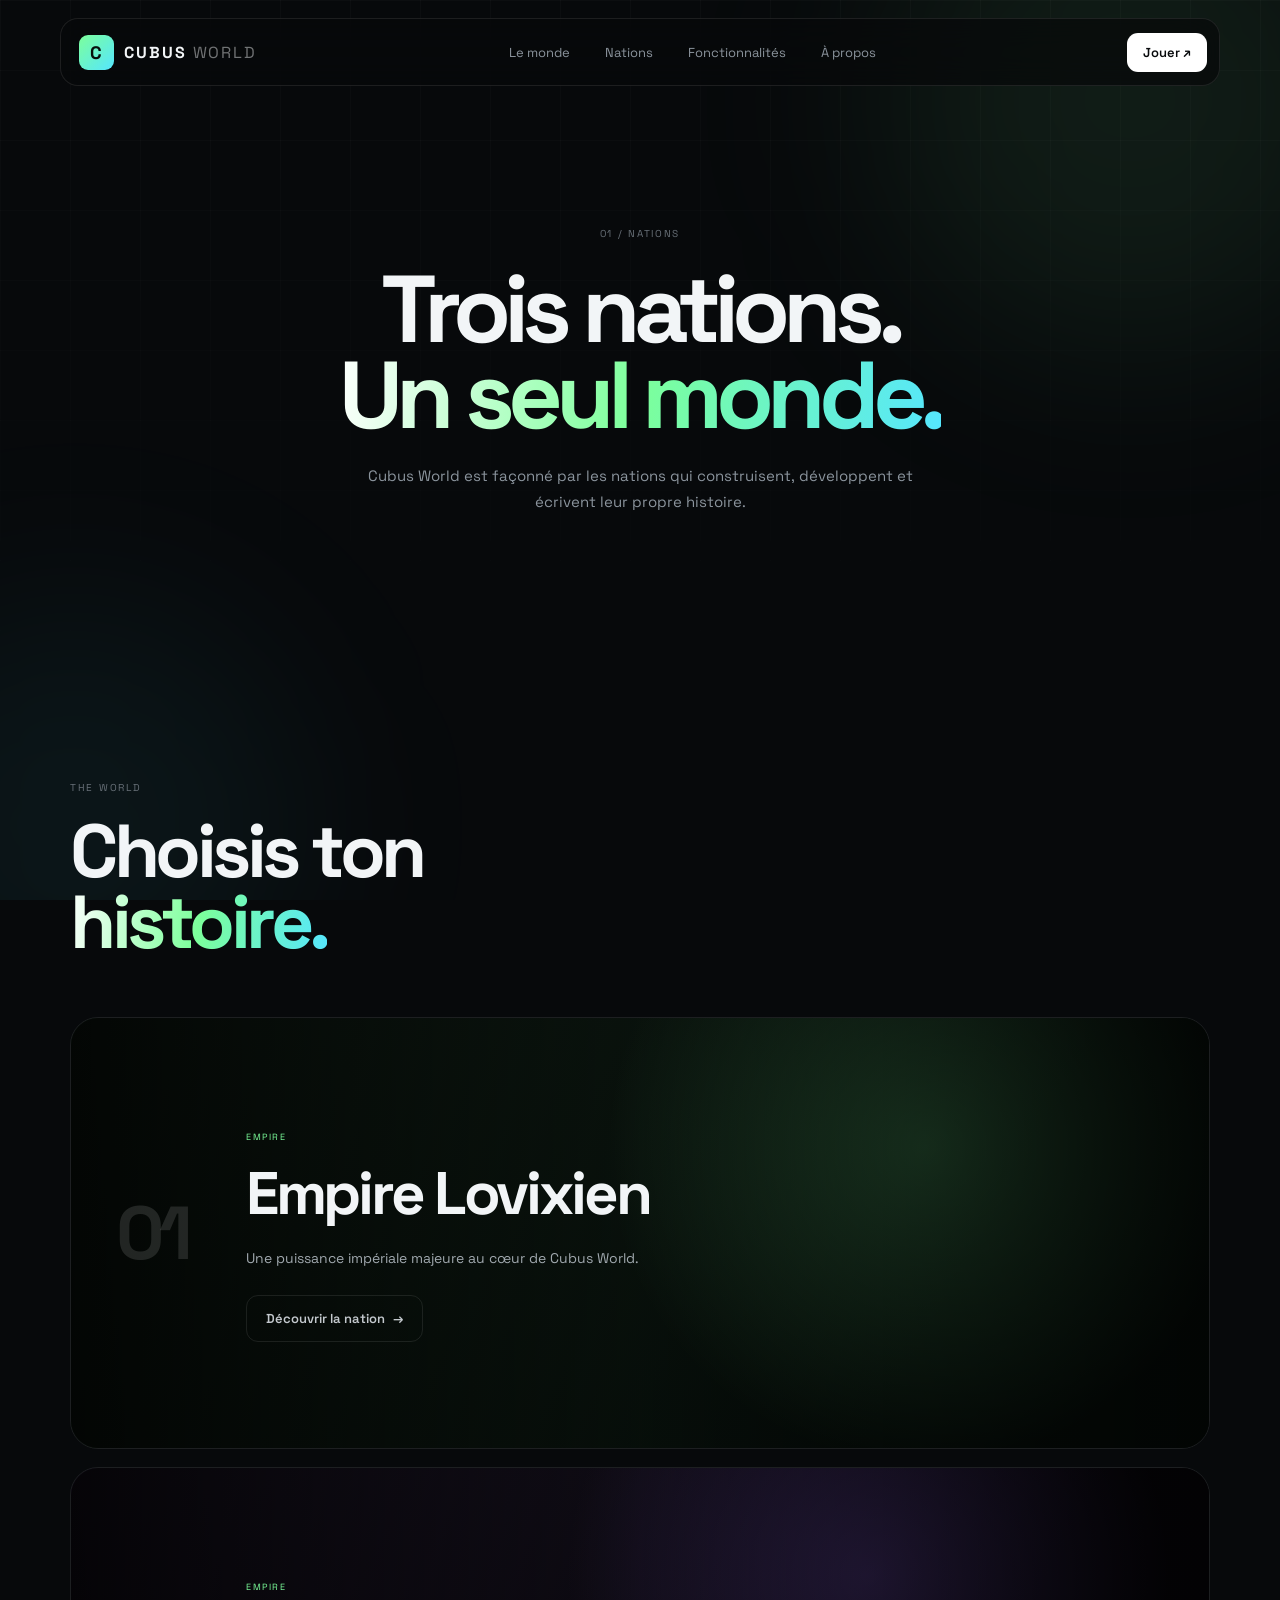
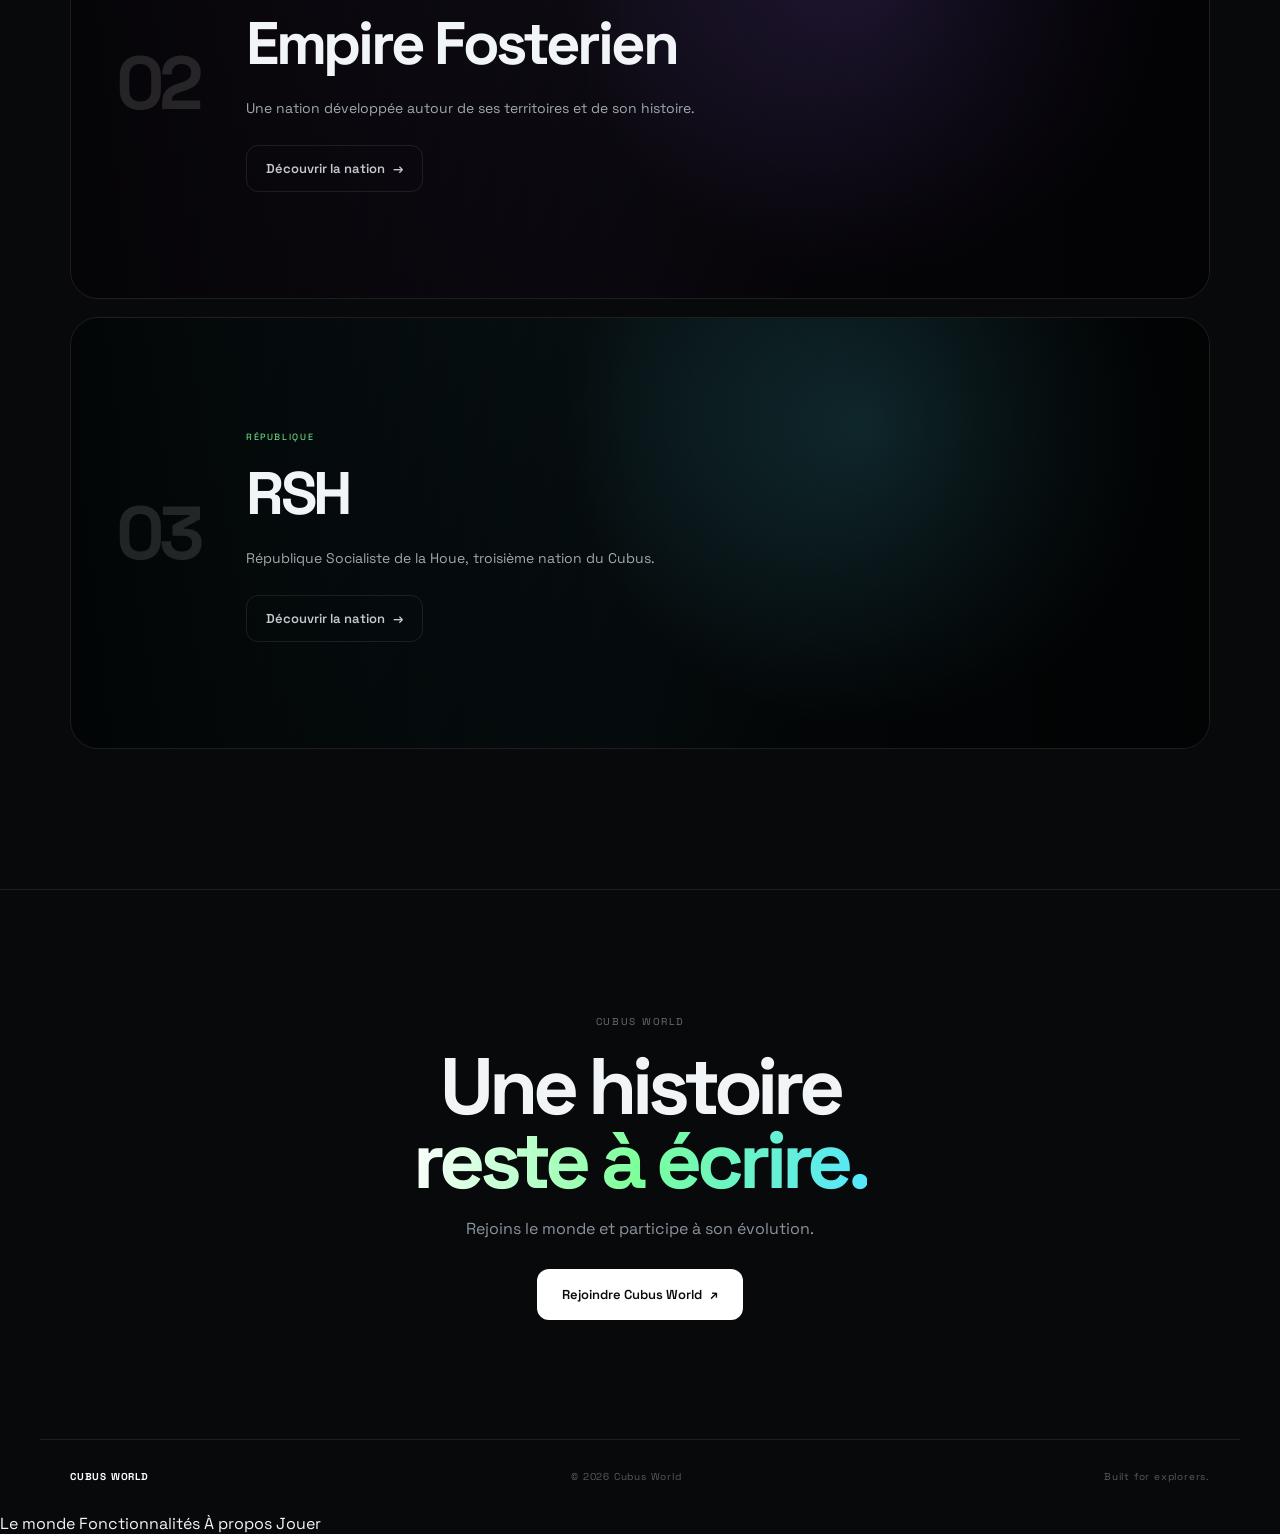
<file: nations.html>
<!DOCTYPE html>
<html lang="fr">

<head>

    <meta charset="UTF-8">
    <meta name="viewport" content="width=device-width, initial-scale=1.0">

    <title>Nations — Cubus World</title>

    <meta
        name="description"
        content="Découvrez les nations de Cubus World."
    >

    <link rel="stylesheet" href="style.css">
    <link rel="stylesheet" href="nations.css">

</head>


<body class="nations-page">


    <!-- BACKGROUND -->

    <div class="background">

        <div class="grid"></div>

        <div class="glow glow-1"></div>
        <div class="glow glow-2"></div>

        <div class="particles"></div>

    </div>


    <!-- NAVIGATION -->

    <header class="navbar">

        <a href="index.html" class="logo">

            <span class="logo-cube">C</span>

            <span>
                CUBUS<span class="logo-light"> WORLD</span>
            </span>

        </a>


        <nav class="nav-links">

            <a href="index.html#world">
                Le monde
            </a>

            <a href="nations.html">
                Nations
            </a>

            <a href="index.html#features">
                Fonctionnalités
            </a>

            <a href="index.html#about">
                À propos
            </a>

        </nav>


        <a href="play.html" class="nav-button">

            Jouer <span>↗</span>

        </a>


        <button class="menu-button" aria-label="Menu">

            <span></span>
            <span></span>

        </button>

    </header>



    <main>


        <!-- HERO -->

        <section class="nations-hero">

            <div class="nations-hero-content reveal">

                <span class="kicker">
                    01 / NATIONS
                </span>


                <h1>

                    Trois nations.
                    <br>

                    <span>Un seul monde.</span>

                </h1>


                <p>

                    Cubus World est façonné par les nations qui
                    construisent, développent et écrivent leur propre
                    histoire.

                </p>

            </div>

        </section>



        <!-- NATIONS -->

        <section class="nations-section">


            <div class="nations-heading reveal">

                <span class="kicker">
                    THE WORLD
                </span>

                <h2>
                    Choisis ton
                    <br>
                    <span>histoire.</span>
                </h2>

            </div>



            <div class="nations-list">


                <!-- LOVIXIEN -->

                <article class="nation-card lovixien reveal">

                    <div class="nation-background"></div>

                    <div class="nation-overlay"></div>


                    <div class="nation-content">

                        <div class="nation-number">
                            01
                        </div>


                        <div class="nation-info">

                            <span class="nation-label">
                                EMPIRE
                            </span>


                            <h3>
                                Empire Lovixien
                            </h3>


                            <p>
                                Une puissance impériale majeure
                                au cœur de Cubus World.
                            </p>


                            <a
                                href="lovixien.html"
                                class="button secondary"
                            >
                                Découvrir la nation
                                <span>→</span>
                            </a>

                        </div>

                    </div>

                </article>



                <!-- FOSTERIEN -->

                <article class="nation-card fosterien reveal delay">

                    <div class="nation-background"></div>

                    <div class="nation-overlay"></div>


                    <div class="nation-content">

                        <div class="nation-number">
                            02
                        </div>


                        <div class="nation-info">

                            <span class="nation-label">
                                EMPIRE
                            </span>


                            <h3>
                                Empire Fosterien
                            </h3>


                            <p>
                                Une nation développée autour de
                                ses territoires et de son histoire.
                            </p>


                            <a
                                href="fosterien.html"
                                class="button secondary"
                            >
                                Découvrir la nation
                                <span>→</span>
                            </a>

                        </div>

                    </div>

                </article>



                <!-- RSH -->

                <article class="nation-card rsh reveal">

                    <div class="nation-background"></div>

                    <div class="nation-overlay"></div>


                    <div class="nation-content">

                        <div class="nation-number">
                            03
                        </div>


                        <div class="nation-info">

                            <span class="nation-label">
                                RÉPUBLIQUE
                            </span>


                            <h3>
                                RSH
                            </h3>


                            <p>
                                République Socialiste de la Houe,
                                troisième nation du Cubus.
                            </p>


                            <a
                                href="rsh.html"
                                class="button secondary"
                            >
                                Découvrir la nation
                                <span>→</span>
                            </a>

                        </div>

                    </div>

                </article>


            </div>

        </section>



        <!-- CTA -->

        <section class="nations-cta">

            <div class="nations-cta-content reveal">

                <span class="kicker">
                    CUBUS WORLD
                </span>


                <h2>

                    Une histoire
                    <br>

                    <span>reste à écrire.</span>

                </h2>


                <p>
                    Rejoins le monde et participe à son évolution.
                </p>


                <a
                    href="play.html"
                    class="button primary big"
                >
                    Rejoindre Cubus World
                    <span>↗</span>
                </a>

            </div>

        </section>


    </main>



    <!-- FOOTER -->

    <footer>

        <div class="footer-logo">
            CUBUS WORLD
        </div>

        <span>
            © 2026 Cubus World
        </span>

        <span>
            Built for explorers.
        </span>

    </footer>



    <script src="script.js"></script>
    <script src="nations.js"></script>

</body>

</html>
</file>
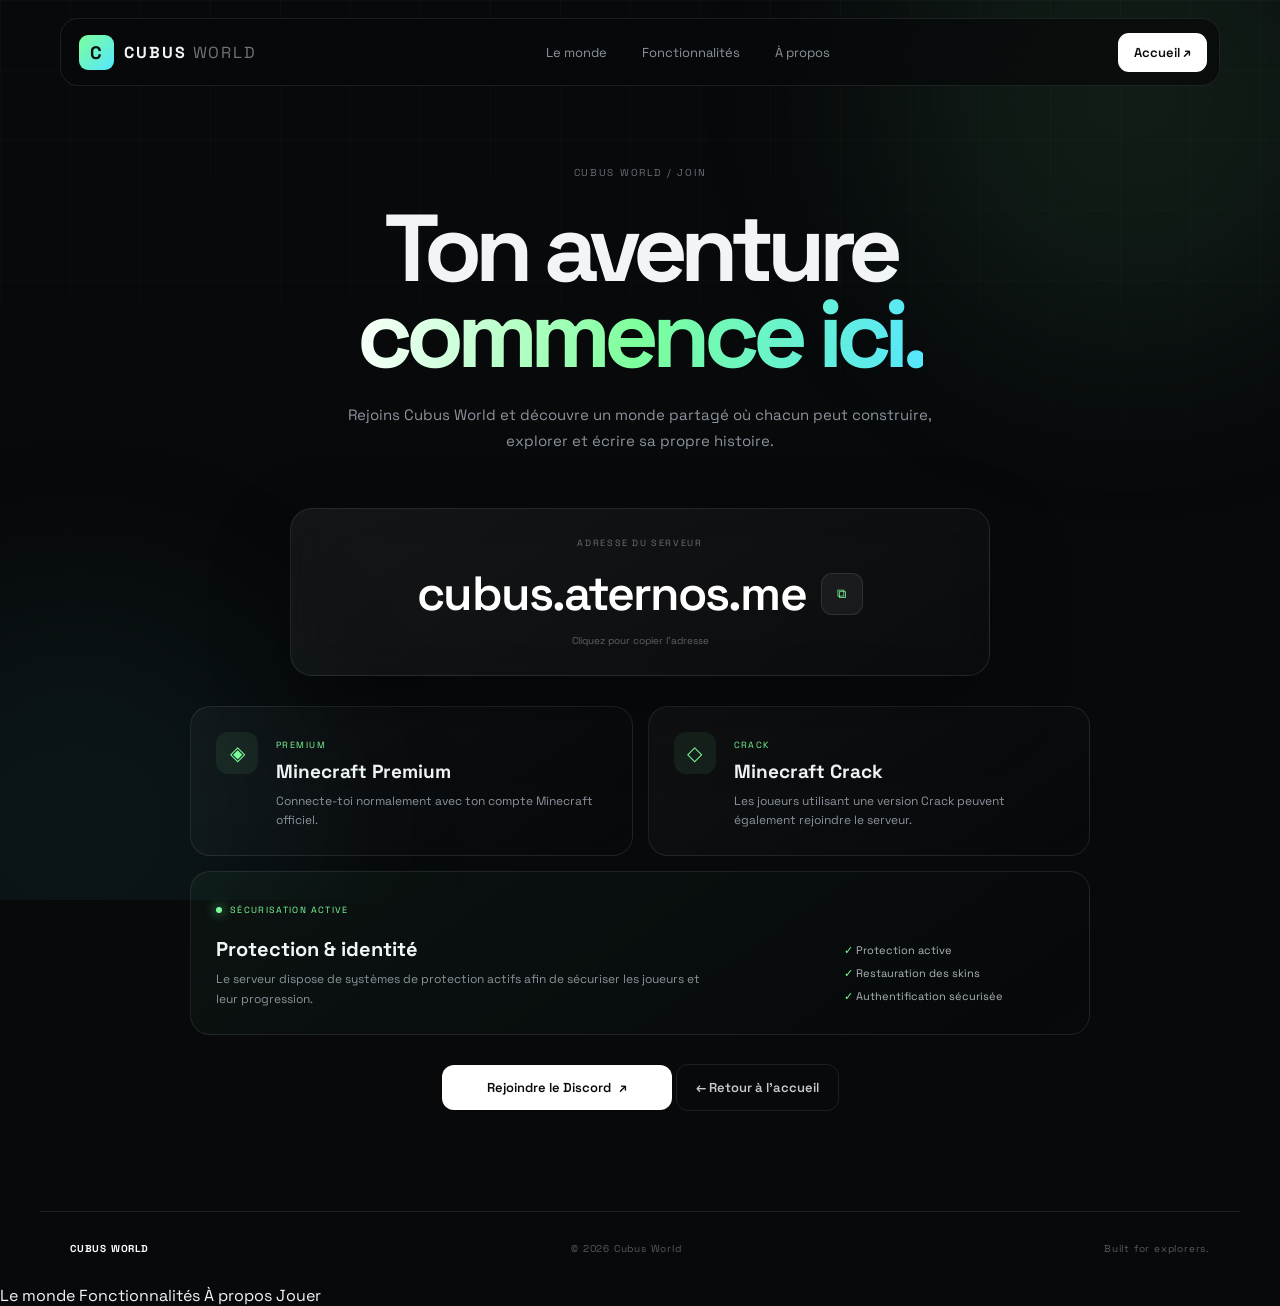
<file: play.html>
<!DOCTYPE html>
<html lang="fr">

<head>

    <meta charset="UTF-8">
    <meta name="viewport" content="width=device-width, initial-scale=1.0">

    <title>Jouer — Cubus World</title>
    <meta
        name="description"
        content="Rejoins Cubus World. Serveur Minecraft accessible aux joueurs Premium et Crack."
    >

    <link rel="stylesheet" href="style.css">
    <link rel="stylesheet" href="play.css">

</head>


<body class="play-page">

    <!-- Backgrounds -->

    <div class="background">

        <div class="grid"></div>

        <div class="glow glow-1"></div>
        <div class="glow glow-2"></div>

        <div class="particles"></div>

    </div>


    <!-- Navigation -->

    <header class="navbar">

        <a href="index.html" class="logo">

            <span class="logo-cube">C</span>

            <span>
                CUBUS<span class="logo-light"> WORLD</span>
            </span>

        </a>


        <nav class="nav-links">

            <a href="index.html#world">
                Le monde
            </a>

            <a href="index.html#features">
                Fonctionnalités
            </a>

            <a href="index.html#about">
                À propos
            </a>

        </nav>


        <a href="index.html" class="nav-button">

            Accueil
            <span>↗</span>

        </a>


        <button class="menu-button" aria-label="Menu">

            <span></span>
            <span></span>

        </button>

    </header>


    <main>


        <!-- PLAY HERO -->

        <section class="play-page-hero">

            <div class="play-page-content reveal">


                <span class="kicker">
                    CUBUS WORLD / JOIN
                </span>


                <h1>

                    Ton aventure
                    <br>

                    <span>commence ici.</span>

                </h1>


                <p class="play-description">

                    Rejoins Cubus World et découvre un monde partagé
                    où chacun peut construire, explorer et écrire
                    sa propre histoire.

                </p>


                <!-- SERVER IP -->

                <div class="server-box">

                    <span class="server-label">
                        ADRESSE DU SERVEUR
                    </span>


                    <div class="server-ip">

                        <span id="server-ip">
                            cubus.aternos.me
                        </span>

                        <button
                            class="copy-ip"
                            id="copy-ip"
                            aria-label="Copier l'adresse du serveur"
                        >
                            ⧉
                        </button>

                    </div>


                    <span class="copy-status" id="copy-status">
                        Cliquez pour copier l'adresse
                    </span>

                </div>


                <!-- ACCESS -->

                <div class="access-grid">


                    <div class="access-card reveal">

                        <div class="access-icon">
                            ◈
                        </div>


                        <div>

                            <span class="access-tag">
                                PREMIUM
                            </span>

                            <h3>
                                Minecraft Premium
                            </h3>

                            <p>
                                Connecte-toi normalement avec ton
                                compte Minecraft officiel.
                            </p>

                        </div>

                    </div>



                    <div class="access-card reveal delay">

                        <div class="access-icon">
                            ◇
                        </div>


                        <div>

                            <span class="access-tag">
                                CRACK
                            </span>

                            <h3>
                                Minecraft Crack
                            </h3>

                            <p>
                                Les joueurs utilisant une version
                                Crack peuvent également rejoindre
                                le serveur.
                            </p>

                        </div>

                    </div>

                </div>


                <!-- SECURITY -->

                <div class="security-box reveal">

                    <div class="security-status">

                        <span></span>

                        SÉCURISATION ACTIVE

                    </div>


                    <div class="security-content">

                        <div>

                            <h3>
                                Protection &amp; identité
                            </h3>

                            <p>
                                Le serveur dispose de systèmes de
                                protection actifs afin de sécuriser
                                les joueurs et leur progression.
                            </p>

                        </div>


                        <div class="security-features">

                            <span>
                                ✓ Protection active
                            </span>

                            <span>
                                ✓ Restauration des skins
                            </span>

                            <span>
                                ✓ Authentification sécurisée
                            </span>

                        </div>

                    </div>

                </div>


                <!-- DISCORD -->

                <a
                    href="https://discord.gg/yeBDZ6YdxZ"
                    class="button primary discord-button"
                    target="_blank"
                    rel="noopener noreferrer"
                >
                    Rejoindre le Discord
                    <span>↗</span>
                </a>


                <!-- BACK -->

                <a
                    href="index.html"
                    class="button secondary play-back"
                >
                    ← Retour à l'accueil
                </a>


            </div>

        </section>


    </main>


    <footer>

        <div class="footer-logo">
            CUBUS WORLD
        </div>

        <span>
            © 2026 Cubus World
        </span>

        <span>
            Built for explorers.
        </span>

    </footer>


    <!-- GLOBAL JS -->

    <script src="script.js"></script>

    <!-- PLAY PAGE JS -->

    <script src="play.js"></script>

</body>

</html>
</file>
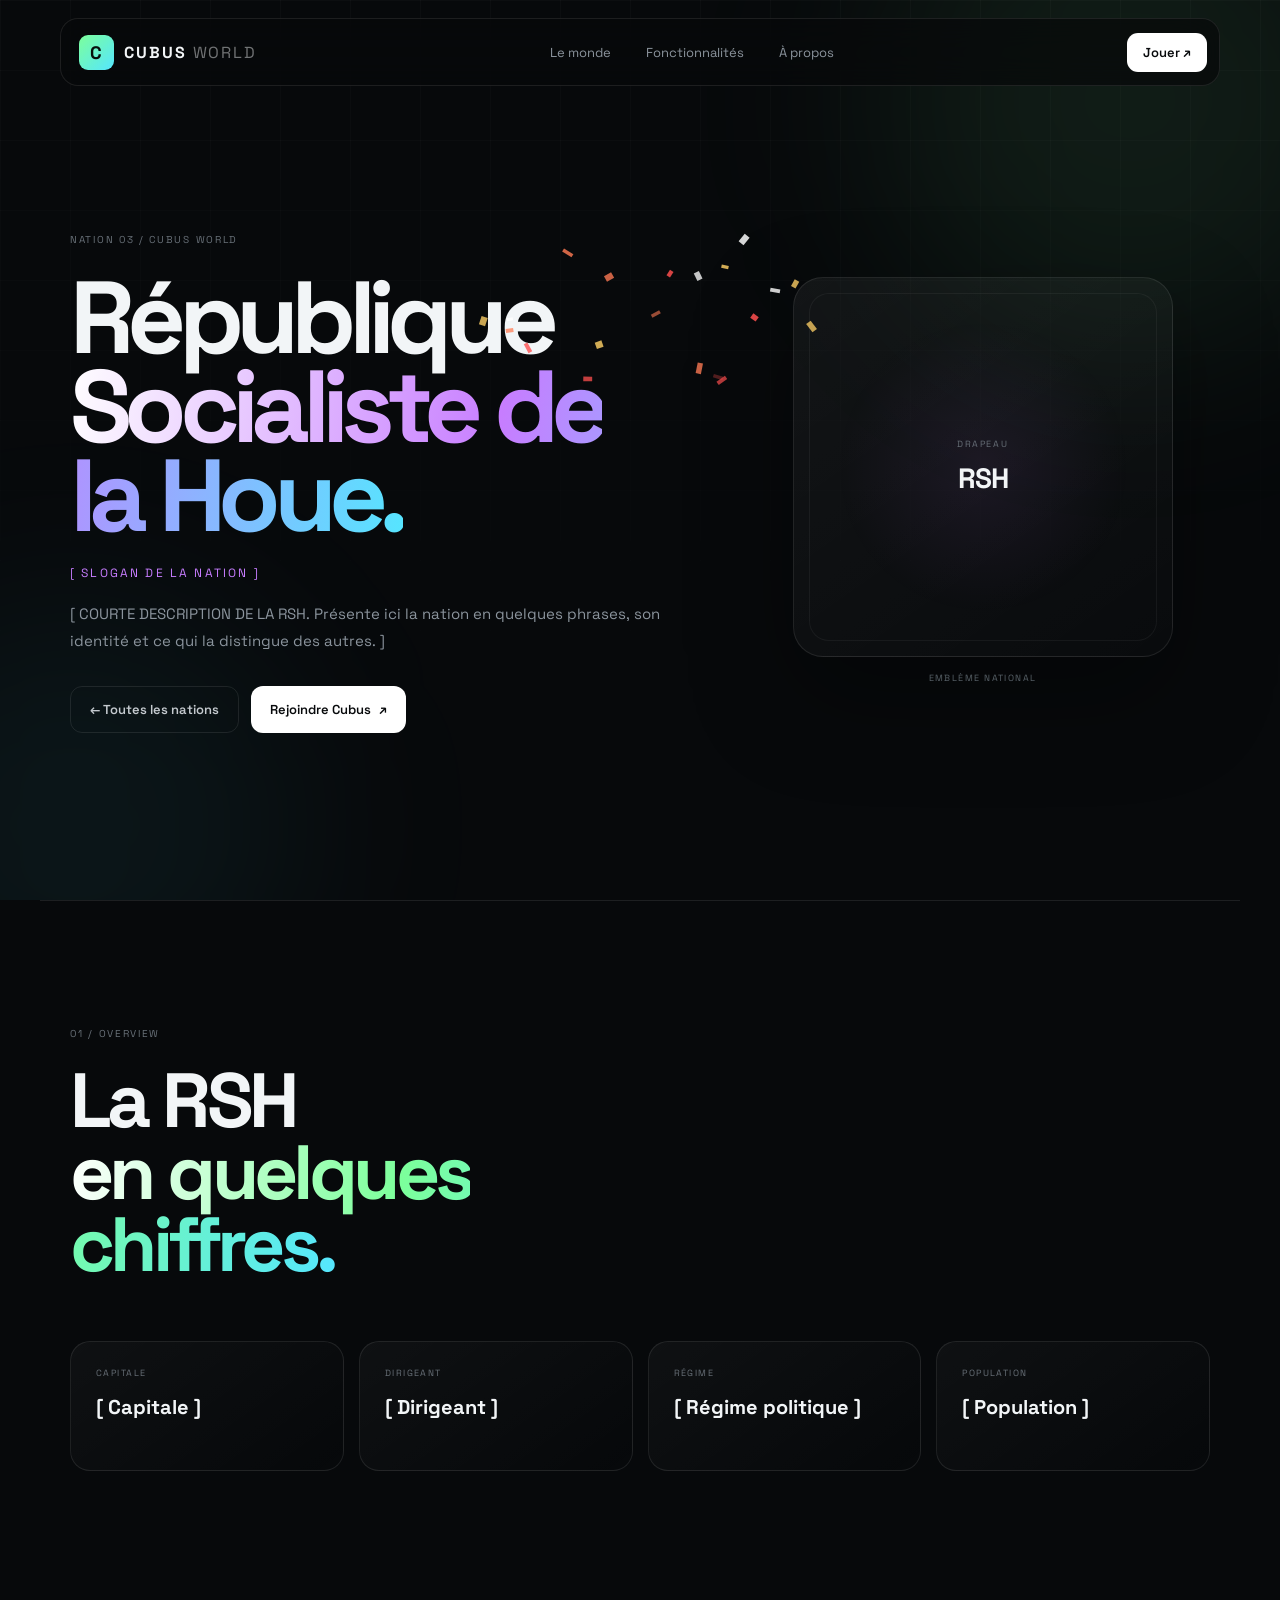
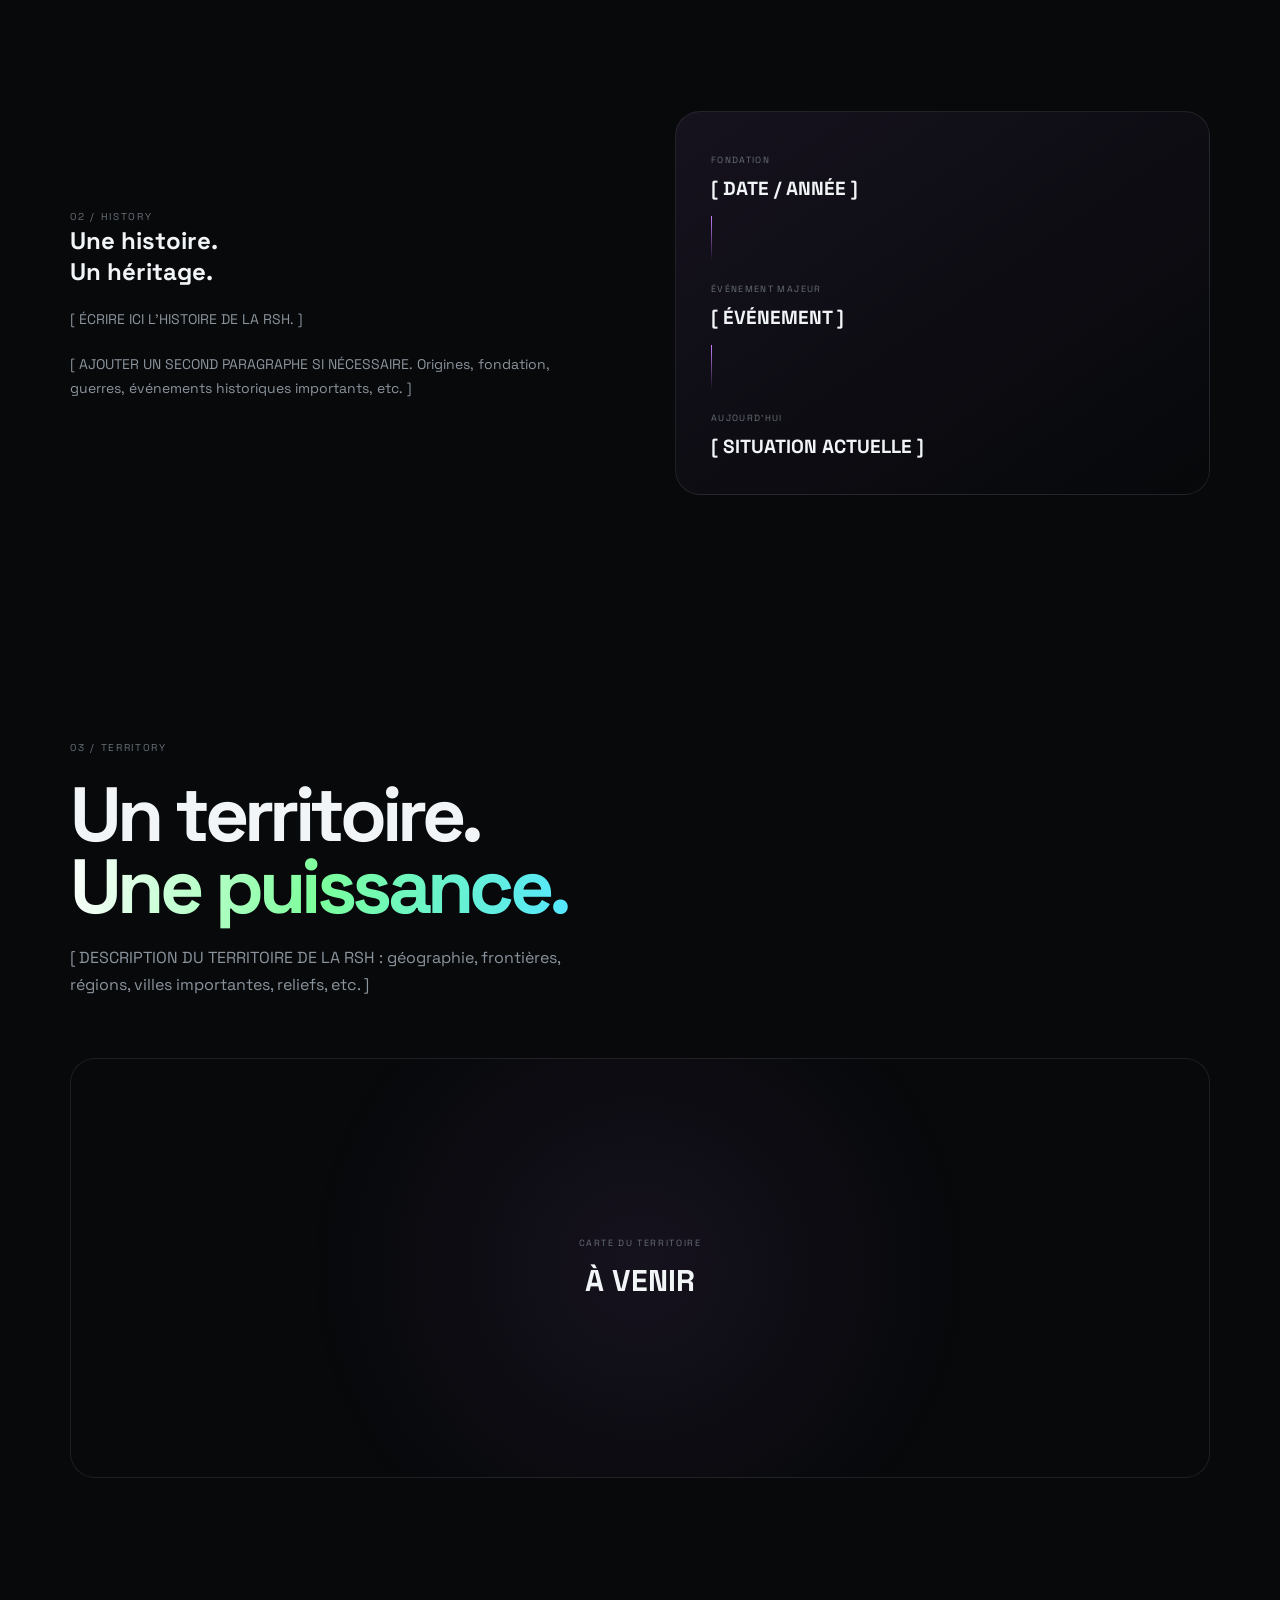
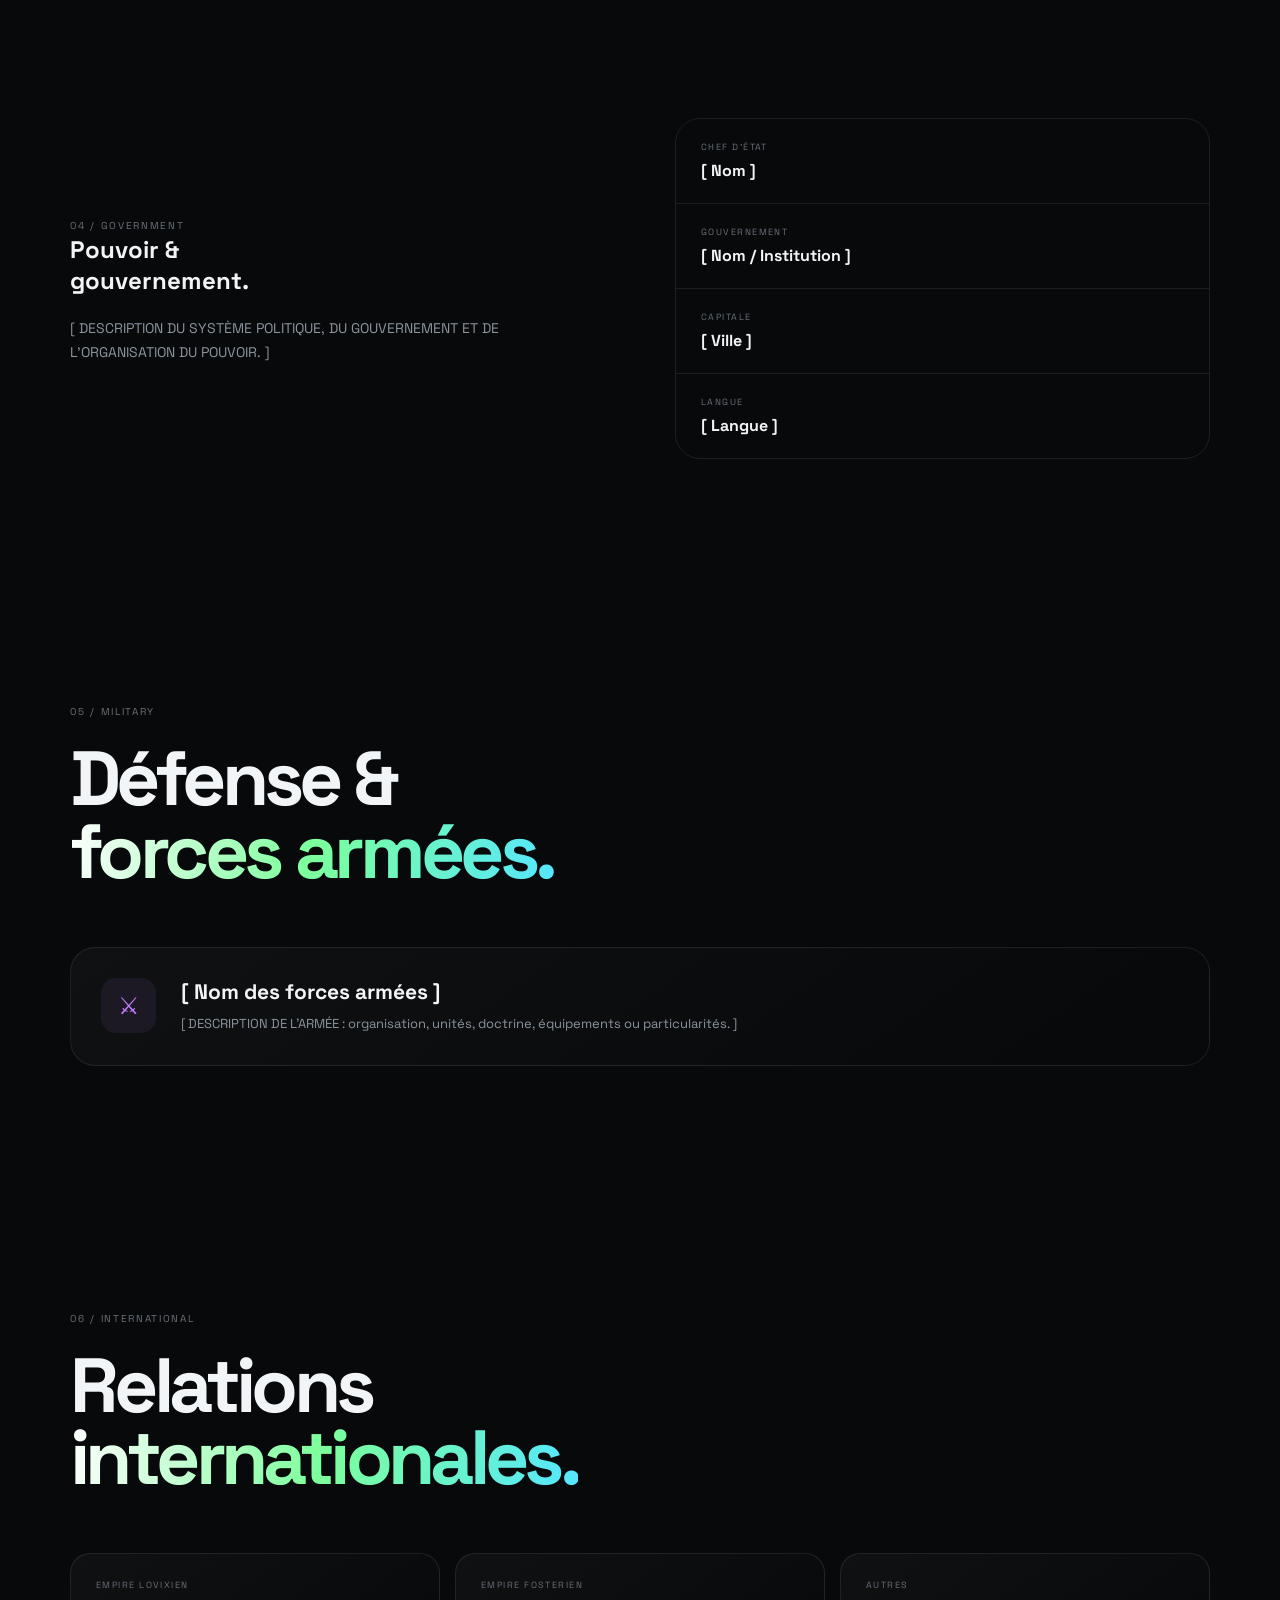
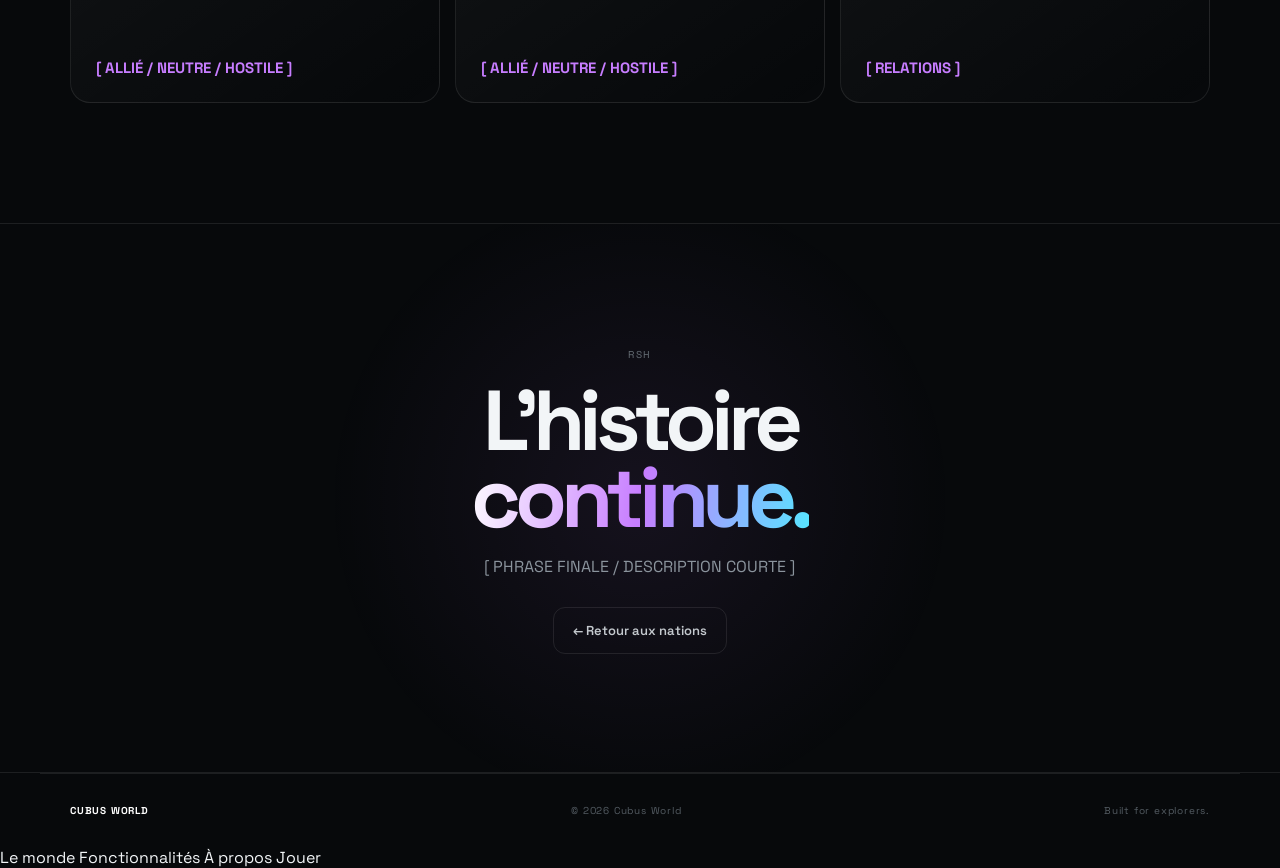
<file: rsh.html>
<!DOCTYPE html>
<html lang="fr">

<head>

    <meta charset="UTF-8">
    <meta name="viewport" content="width=device-width, initial-scale=1.0">

    <title>RSH — Cubus World</title>

    <meta
        name="description"
        content="Découvrez la République Socialiste de la Houe, l'une des grandes nations de Cubus World."
    >

    <!-- GLOBAL -->
    <link rel="stylesheet" href="style.css">

    <!-- RSH -->
    <link rel="stylesheet" href="rsh.css">

</head>


<body class="nation-page rsh-page">


    <!-- =========================
         BACKGROUND
    ========================= -->

    <div class="background">

        <div class="grid"></div>

        <div class="glow glow-1"></div>
        <div class="glow glow-2"></div>

        <div class="particles"></div>

    </div>



    <!-- =========================
         NAVIGATION
    ========================= -->

    <header class="navbar">

        <a href="index.html" class="logo">

            <span class="logo-cube">
                C
            </span>

            <span>
                CUBUS<span class="logo-light"> WORLD</span>
            </span>

        </a>


        <nav class="nav-links">

            <a href="index.html#world">
                Le monde
            </a>

            <a href="index.html#features">
                Fonctionnalités
            </a>

            <a href="index.html#about">
                À propos
            </a>

        </nav>


        <a href="play.html" class="nav-button">

            Jouer
            <span>↗</span>

        </a>


        <button
            class="menu-button"
            aria-label="Menu"
        >

            <span></span>
            <span></span>

        </button>

    </header>



    <main>


        <!-- =========================
             NATION HERO
        ========================= -->

        <section class="nation-hero">


            <div class="nation-hero-content reveal">


                <span class="kicker">
                    NATION 03 / CUBUS WORLD
                </span>


                <!-- NOM -->

                <h1>

                    République
                    <br>

                    <span>Socialiste de la Houe.</span>

                </h1>


                <!-- SLOGAN -->

                <p class="nation-slogan">
                    [ SLOGAN DE LA NATION ]
                </p>


                <p class="nation-intro">

                    [ COURTE DESCRIPTION DE LA RSH.
                    Présente ici la nation en quelques phrases,
                    son identité et ce qui la distingue des autres. ]

                </p>


                <!-- ACTIONS -->

                <div class="nation-actions">

                    <a
                        href="nations.html"
                        class="button secondary"
                    >
                        ← Toutes les nations
                    </a>

                    <a
                        href="play.html"
                        class="button primary"
                    >
                        Rejoindre Cubus
                        <span>↗</span>
                    </a>

                </div>


            </div>



            <!-- EMBLEM / DRAPEAU -->

            <div class="nation-emblem reveal delay">

                <div class="emblem-frame">

                    <div class="emblem-placeholder">

                        <span>
                            DRAPEAU
                        </span>

                        <strong>
                            RSH
                        </strong>

                    </div>

                </div>


                <span class="emblem-caption">
                    EMBLÈME NATIONAL
                </span>

            </div>


        </section>



        <!-- =========================
             QUICK INFORMATION
        ========================= -->

        <section class="nation-section nation-overview">


            <div class="section-heading reveal">

                <span class="kicker">
                    01 / OVERVIEW
                </span>

                <h2>

                    La RSH
                    <br>

                    <span>en quelques chiffres.</span>

                </h2>

            </div>



            <div class="nation-stats">


                <div class="nation-stat reveal">

                    <span>
                        CAPITALE
                    </span>

                    <strong>
                        [ Capitale ]
                    </strong>

                </div>


                <div class="nation-stat reveal delay">

                    <span>
                        DIRIGEANT
                    </span>

                    <strong>
                        [ Dirigeant ]
                    </strong>

                </div>


                <div class="nation-stat reveal">

                    <span>
                        RÉGIME
                    </span>

                    <strong>
                        [ Régime politique ]
                    </strong>

                </div>


                <div class="nation-stat reveal delay">

                    <span>
                        POPULATION
                    </span>

                    <strong>
                        [ Population ]
                    </strong>

                </div>


            </div>

        </section>



        <!-- =========================
             HISTORY
        ========================= -->

        <section class="nation-section nation-history">


            <div class="nation-two-columns">


                <div class="nation-text reveal">

                    <span class="kicker">
                        02 / HISTORY
                    </span>


                    <h2>

                        Une histoire.
                        <br>

                        <span>Un héritage.</span>

                    </h2>


                    <p>

                        [ ÉCRIRE ICI L'HISTOIRE DE LA RSH. ]

                    </p>


                    <p>

                        [ AJOUTER UN SECOND PARAGRAPHE SI NÉCESSAIRE.
                        Origines, fondation, guerres, événements
                        historiques importants, etc. ]

                    </p>

                </div>



                <div class="history-card reveal delay">

                    <span>
                        FONDATION
                    </span>

                    <strong>
                        [ DATE / ANNÉE ]
                    </strong>


                    <div class="history-line"></div>


                    <span>
                        ÉVÉNEMENT MAJEUR
                    </span>

                    <strong>
                        [ ÉVÉNEMENT ]
                    </strong>


                    <div class="history-line"></div>


                    <span>
                        AUJOURD'HUI
                    </span>

                    <strong>
                        [ SITUATION ACTUELLE ]
                    </strong>

                </div>


            </div>

        </section>



        <!-- =========================
             TERRITORY
        ========================= -->

        <section class="nation-section nation-territory">


            <div class="section-heading reveal">

                <span class="kicker">
                    03 / TERRITORY
                </span>


                <h2>

                    Un territoire.
                    <br>

                    <span>Une puissance.</span>

                </h2>


                <p>

                    [ DESCRIPTION DU TERRITOIRE DE LA RSH :
                    géographie, frontières, régions, villes importantes,
                    reliefs, etc. ]

                </p>

            </div>



            <div class="map-placeholder reveal">

                <span>
                    CARTE DU TERRITOIRE
                </span>

                <strong>
                    À VENIR
                </strong>

            </div>

        </section>



        <!-- =========================
             GOVERNMENT
        ========================= -->

        <section class="nation-section nation-government">


            <div class="nation-two-columns">


                <div class="nation-text reveal">

                    <span class="kicker">
                        04 / GOVERNMENT
                    </span>


                    <h2>

                        Pouvoir &
                        <br>

                        <span>gouvernement.</span>

                    </h2>


                    <p>

                        [ DESCRIPTION DU SYSTÈME POLITIQUE,
                        DU GOUVERNEMENT ET DE L'ORGANISATION
                        DU POUVOIR. ]

                    </p>

                </div>



                <div class="info-list reveal delay">


                    <div>

                        <span>
                            CHEF D'ÉTAT
                        </span>

                        <strong>
                            [ Nom ]
                        </strong>

                    </div>


                    <div>

                        <span>
                            GOUVERNEMENT
                        </span>

                        <strong>
                            [ Nom / Institution ]
                        </strong>

                    </div>


                    <div>

                        <span>
                            CAPITALE
                        </span>

                        <strong>
                            [ Ville ]
                        </strong>

                    </div>


                    <div>

                        <span>
                            LANGUE
                        </span>

                        <strong>
                            [ Langue ]
                        </strong>

                    </div>


                </div>


            </div>

        </section>



        <!-- =========================
             MILITARY
        ========================= -->

        <section class="nation-section nation-military">


            <div class="section-heading reveal">

                <span class="kicker">
                    05 / MILITARY
                </span>


                <h2>

                    Défense &
                    <br>

                    <span>forces armées.</span>

                </h2>

            </div>



            <div class="military-card reveal">


                <div class="military-icon">
                    ⚔
                </div>


                <div>

                    <h3>
                        [ Nom des forces armées ]
                    </h3>


                    <p>

                        [ DESCRIPTION DE L'ARMÉE :
                        organisation, unités, doctrine,
                        équipements ou particularités. ]

                    </p>

                </div>

            </div>

        </section>



        <!-- =========================
             RELATIONS
        ========================= -->

        <section class="nation-section nation-relations">


            <div class="section-heading reveal">

                <span class="kicker">
                    06 / INTERNATIONAL
                </span>


                <h2>

                    Relations
                    <br>

                    <span>internationales.</span>

                </h2>

            </div>



            <div class="relations-grid">


                <div class="relation-card reveal">

                    <span>
                        EMPIRE LOVIXIEN
                    </span>

                    <strong>
                        [ ALLIÉ / NEUTRE / HOSTILE ]
                    </strong>

                </div>


                <div class="relation-card reveal delay">

                    <span>
                        EMPIRE FOSTERIEN
                    </span>

                    <strong>
                        [ ALLIÉ / NEUTRE / HOSTILE ]
                    </strong>

                </div>


                <div class="relation-card reveal">

                    <span>
                        AUTRES
                    </span>

                    <strong>
                        [ RELATIONS ]
                    </strong>

                </div>


            </div>

        </section>



        <!-- =========================
             FOOTER CTA
        ========================= -->

        <section class="nation-final">


            <div class="reveal">

                <span class="kicker">
                    RSH
                </span>


                <h2>

                    L'histoire
                    <br>

                    <span>continue.</span>

                </h2>


                <p>
                    [ PHRASE FINALE / DESCRIPTION COURTE ]
                </p>


                <a
                    href="nations.html"
                    class="button secondary"
                >
                    ← Retour aux nations
                </a>

            </div>

        </section>


    </main>



    <!-- =========================
         FOOTER
    ========================= -->

    <footer>

        <div class="footer-logo">
            CUBUS WORLD
        </div>

        <span>
            © 2026 Cubus World
        </span>

        <span>
            Built for explorers.
        </span>

    </footer>



    <!-- GLOBAL -->

    <script src="script.js"></script>

    <!-- RSH -->

    <script src="rsh.js"></script>

    <!-- AniMoteur JS -->

    <script src="moteur-js.js"></script>

</body>

</html>
</file>
<file: style.css>
@import url('https://fonts.googleapis.com/css2?family=Space+Grotesk:wght@400;500;600;700&display=swap');

:root {
    --bg: #07090b;
    --surface: #0d1115;
    --surface-2: #12171c;

    --text: #f2f5f7;
    --muted: #8b949d;

    --green: #7cff9b;
    --cyan: #55e6ff;
    --purple: #9b6cff;

    --border: rgba(255,255,255,.09);

    --max: 1200px;
}


* {
    margin: 0;
    padding: 0;
    box-sizing: border-box;
}


html {
    scroll-behavior: smooth;
}


body {
    background: var(--bg);
    color: var(--text);
    font-family: "Space Grotesk", sans-serif;
    overflow-x: hidden;
}


a {
    text-decoration: none;
    color: inherit;
}


/* =========================
   BACKGROUND
========================= */

.background {
    position: fixed;
    inset: 0;
    pointer-events: none;
    z-index: -1;
    overflow: hidden;
}


.grid {
    position: absolute;
    inset: 0;

    background-image:
        linear-gradient(rgba(255,255,255,.025) 1px, transparent 1px),
        linear-gradient(90deg, rgba(255,255,255,.025) 1px, transparent 1px);

    background-size: 70px 70px;

    mask-image: linear-gradient(
        to bottom,
        black,
        transparent 80%
    );
}


.glow {
    position: absolute;
    border-radius: 50%;
    filter: blur(100px);
}


.glow-1 {
    width: 500px;
    height: 500px;

    background: rgba(124,255,155,.08);

    top: -150px;
    right: -100px;

    animation: glowMove 10s ease-in-out infinite;
}


.glow-2 {
    width: 450px;
    height: 450px;

    background: rgba(85,230,255,.06);

    bottom: -150px;
    left: -150px;

    animation: glowMove 13s ease-in-out infinite reverse;
}


/* =========================
   NAVBAR
========================= */

.navbar {
    position: fixed;

    top: 18px;
    left: 50%;

    transform: translateX(-50%);

    width: min(calc(100% - 30px), 1160px);

    height: 68px;

    display: flex;
    align-items: center;
    justify-content: space-between;

    padding: 0 12px 0 18px;

    border: 1px solid var(--border);
    border-radius: 18px;

    background: rgba(7,9,11,.72);

    backdrop-filter: blur(20px);

    z-index: 100;

    transition: .35s;
}


.navbar.scrolled {
    background: rgba(7,9,11,.94);

    box-shadow:
        0 20px 60px rgba(0,0,0,.35);
}


.logo {
    display: flex;
    align-items: center;
    gap: 10px;

    font-weight: 700;
    letter-spacing: .12em;
}


.logo-cube {
    width: 35px;
    height: 35px;

    display: grid;
    place-items: center;

    background: linear-gradient(
        135deg,
        var(--green),
        var(--cyan)
    );

    color: #07100b;

    border-radius: 9px;

    font-size: 18px;

    transform: rotate(0);
    transition: .4s;
}


.logo:hover .logo-cube {
    transform: rotate(90deg) scale(1.08);
}


.logo-light {
    font-weight: 400;
    opacity: .45;
}


.nav-links {
    display: flex;
    gap: 35px;

    font-size: 13px;

    color: var(--muted);
}


.nav-links a {
    transition: .25s;
}


.nav-links a:hover {
    color: white;
}


.nav-button {
    padding: 11px 16px;

    border-radius: 11px;

    background: white;
    color: #080a0c;

    font-size: 13px;
    font-weight: 600;

    transition: .3s;
}


.nav-button:hover {
    transform: translateY(-2px);

    box-shadow:
        0 10px 30px rgba(124,255,155,.15);
}


.menu-button {
    display: none;

    background: none;
    border: none;

    width: 40px;
    height: 40px;
}


.menu-button span {
    display: block;

    width: 23px;
    height: 1px;

    background: white;

    margin: 6px auto;
}


/* =========================
   HERO
========================= */

.hero {
    position: relative;

    min-height: 100svh;

    max-width: var(--max);

    margin: auto;

    display: grid;

    grid-template-columns: 1.05fr .95fr;

    align-items: center;

    gap: 40px;

    padding: 150px 30px 100px;
}


.status {
    display: inline-flex;

    align-items: center;
    gap: 9px;

    padding: 8px 12px;

    border: 1px solid var(--border);

    border-radius: 100px;

    color: #9fa7ae;

    font-size: 10px;

    letter-spacing: .14em;
}


.status span {
    width: 6px;
    height: 6px;

    border-radius: 50%;

    background: var(--green);

    box-shadow:
        0 0 15px var(--green);

    animation: pulse 2s infinite;
}


.hero h1 {
    font-size: clamp(60px, 8vw, 105px);

    line-height: .86;

    letter-spacing: -.075em;

    margin: 30px 0;
}


.hero h1 span {
    background: linear-gradient(
        100deg,
        white,
        var(--green),
        var(--cyan)
    );

    background-clip: text;
    -webkit-background-clip: text;

    color: transparent;
}


.hero-content > p {
    max-width: 530px;

    color: var(--muted);

    line-height: 1.7;

    font-size: 16px;
}


.hero-content strong {
    color: white;
}


.hero-buttons {
    display: flex;

    gap: 12px;

    margin-top: 32px;
}


.button {
    display: inline-flex;

    align-items: center;
    justify-content: center;

    padding: 14px 19px;

    border-radius: 12px;

    font-size: 13px;
    font-weight: 600;

    transition: .35s;
}


.button span {
    margin-left: 8px;
}


.button.primary {
    background: white;
    color: #080a0c;
}


.button.primary:hover {
    transform: translateY(-4px);

    box-shadow:
        0 15px 45px rgba(124,255,155,.16);
}


.button.secondary {
    border: 1px solid var(--border);

    color: #c4c9ce;
}


.button.secondary:hover {
    background: rgba(255,255,255,.05);

    transform: translateY(-4px);
}


.hero-stats {
    display: flex;

    gap: 40px;

    margin-top: 55px;
}


.hero-stats div {
    display: flex;
    flex-direction: column;
}


.hero-stats strong {
    font-size: 20px;
}


.hero-stats span {
    color: #5d666e;

    font-size: 9px;

    text-transform: uppercase;

    letter-spacing: .12em;

    margin-top: 5px;
}


/* =========================
   CUBE
========================= */

.hero-object {
    position: relative;

    display: grid;
    place-items: center;

    min-height: 500px;
}


.cube {
    width: 190px;
    height: 190px;

    position: relative;

    transform-style: preserve-3d;

    transform: rotateX(-20deg) rotateY(35deg);

    animation: cubeFloat 7s ease-in-out infinite;

    filter:
        drop-shadow(0 50px 50px rgba(0,0,0,.5));
}


.cube-face {
    position: absolute;

    width: 190px;
    height: 190px;

    border: 1px solid rgba(255,255,255,.18);

    background:
        linear-gradient(
            135deg,
            rgba(124,255,155,.55),
            rgba(85,230,255,.2)
        );

    box-shadow:
        inset 0 0 40px rgba(255,255,255,.08);
}


.front {
    transform: translateZ(95px);
}


.back {
    transform: rotateY(180deg) translateZ(95px);
}


.right {
    transform: rotateY(90deg) translateZ(95px);
}


.left {
    transform: rotateY(-90deg) translateZ(95px);
}


.top {
    transform: rotateX(90deg) translateZ(95px);
}


.bottom {
    transform: rotateX(-90deg) translateZ(95px);
}


.floating-card {
    position: absolute;

    padding: 10px 14px;

    border: 1px solid var(--border);

    border-radius: 10px;

    background: rgba(10,13,16,.8);

    backdrop-filter: blur(15px);

    font-size: 10px;

    letter-spacing: .1em;

    color: #aeb5bb;
}


.floating-card span {
    color: var(--green);

    margin-right: 7px;
}


.card-1 {
    top: 22%;
    left: 8%;

    animation: float 5s infinite;
}


.card-2 {
    bottom: 23%;
    right: 5%;

    animation: float 6s .5s infinite reverse;
}


.scroll {
    position: absolute;

    bottom: 30px;
    left: 30px;

    display: flex;
    align-items: center;
    gap: 10px;

    font-size: 9px;

    letter-spacing: .15em;

    color: #555d64;
}


.scroll span {
    width: 1px;
    height: 25px;

    background: linear-gradient(
        var(--green),
        transparent
    );

    animation: scroll 2s infinite;
}


/* =========================
   SECTIONS
========================= */

.section {
    max-width: var(--max);

    margin: auto;

    padding: 140px 30px;
}


.kicker {
    color: #687078;

    font-size: 10px;

    letter-spacing: .17em;
}


.section-heading {
    max-width: 650px;
}


.section-heading h2,
.about h2,
.play-content h2 {
    font-size: clamp(45px, 6vw, 78px);

    line-height: .94;

    letter-spacing: -.06em;

    margin: 22px 0;
}


.section-heading h2 span,
.about h2 span,
.play-content h2 span {
    background: linear-gradient(
        100deg,
        white,
        var(--green),
        var(--cyan)
    );

    background-clip: text;
    -webkit-background-clip: text;

    color: transparent;
}


.section-heading p,
.about-content p {
    color: var(--muted);

    line-height: 1.7;

    max-width: 530px;
}


/* =========================
   WORLD CARDS
========================= */

.world-grid {
    display: grid;

    grid-template-columns:
        repeat(3, 1fr);

    gap: 16px;

    margin-top: 65px;
}


.world-card {
    position: relative;

    min-height: 410px;

    border-radius: 25px;

    overflow: hidden;

    border: 1px solid var(--border);

    transition:
        transform .5s,
        border-color .5s;
}


.world-card:hover {
    transform: translateY(-10px);

    border-color: rgba(124,255,155,.3);
}


.world-card::before {
    content: "";

    position: absolute;
    inset: 0;

    background-size: cover;

    background-position: center;

    transition: transform 1s;
}


.world-card:hover::before {
    transform: scale(1.08);
}


.forest::before {
    background:
        radial-gradient(
            circle at 50% 25%,
            rgba(124,255,155,.35),
            transparent 35%
        ),
        linear-gradient(
            150deg,
            #16281c,
            #07100b 65%
        );
}


.ruins::before {
    background:
        radial-gradient(
            circle at 70% 20%,
            rgba(155,108,255,.35),
            transparent 35%
        ),
        linear-gradient(
            150deg,
            #241c31,
            #09070d 70%
        );
}


.void::before {
    background:
        radial-gradient(
            circle at 50% 30%,
            rgba(85,230,255,.35),
            transparent 35%
        ),
        linear-gradient(
            150deg,
            #10252a,
            #05090b 70%
        );
}


.card-overlay {
    position: absolute;
    inset: 0;

    background:
        linear-gradient(
            transparent 20%,
            rgba(0,0,0,.9)
        );
}


.world-card-content {
    position: absolute;

    left: 25px;
    right: 25px;
    bottom: 25px;
}


.world-card-content > span {
    font-size: 9px;

    color: #7b858c;

    letter-spacing: .14em;
}


.world-card h3 {
    font-size: 30px;

    margin: 9px 0;
}


.world-card p {
    color: #929aa1;

    font-size: 13px;

    line-height: 1.5;
}


.world-card a {
    display: inline-block;

    margin-top: 20px;

    font-size: 12px;

    color: var(--green);
}


/* =========================
   FEATURES
========================= */

.features-grid {
    display: grid;

    grid-template-columns:
        repeat(4, 1fr);

    gap: 15px;

    margin-top: 65px;
}


.feature {
    min-height: 280px;

    padding: 25px;

    border: 1px solid var(--border);

    border-radius: 22px;

    background:
        linear-gradient(
            145deg,
            rgba(255,255,255,.04),
            transparent
        );

    transition: .45s;

    position: relative;

    overflow: hidden;
}


.feature:hover {
    transform: translateY(-8px);

    background:
        linear-gradient(
            145deg,
            rgba(124,255,155,.07),
            transparent
        );
}


.feature-number {
    color: #525b62;

    font-size: 10px;
}


.feature-icon {
    font-size: 28px;

    color: var(--green);

    margin: 45px 0 20px;
}


.feature h3 {
    font-size: 22px;

    margin-bottom: 10px;
}


.feature p {
    color: var(--muted);

    font-size: 13px;

    line-height: 1.6;
}
.feature-link {
    display: inline-block;

    margin-top: 20px;

    font-size: 12px;

    color: var(--green);

    transition: .25s;
}

.feature-link:hover {
    transform: translateX(5px);
}


/* =========================
   PLAY SECTION
========================= */

.play-section {
    position: relative;

    min-height: 650px;

    display: grid;
    place-items: center;

    text-align: center;

    overflow: hidden;

    border-top: 1px solid var(--border);
    border-bottom: 1px solid var(--border);
}


.play-background {
    position: absolute;
    inset: 0;

    background:
        radial-gradient(
            circle at 50% 45%,
            rgba(124,255,155,.13),
            transparent 30%
        ),
        radial-gradient(
            circle at 50% 50%,
            rgba(85,230,255,.08),
            transparent 55%
        );
}


.play-content {
    position: relative;

    z-index: 2;
}


.play-content p {
    color: var(--muted);

    margin-bottom: 30px;
}


.big {
    padding: 17px 25px;
}


/* =========================
   ABOUT
========================= */

.about {
    min-height: 650px;

    position: relative;

    display: flex;

    align-items: center;
}


.about-big {
    position: absolute;

    left: -40px;

    font-size: clamp(120px, 22vw, 300px);

    font-weight: 700;

    letter-spacing: -.1em;

    color: rgba(255,255,255,.025);

    pointer-events: none;
}


.about-content {
    position: relative;

    margin-left: auto;

    max-width: 520px;
}


/* =========================
   FOOTER
========================= */

footer {
    max-width: var(--max);

    margin: auto;

    padding: 30px;

    border-top: 1px solid var(--border);

    display: flex;

    justify-content: space-between;

    color: #555d64;

    font-size: 10px;

    letter-spacing: .08em;
}


.footer-logo {
    color: white;

    font-weight: 700;
}


/* =========================
   REVEAL
========================= */

.reveal {
    opacity: 0;

    transform:
        translateY(35px);

    transition:
        opacity .9s cubic-bezier(.2,.7,.2,1),
        transform .9s cubic-bezier(.2,.7,.2,1);
}


.reveal.visible {
    opacity: 1;

    transform: none;
}


.delay {
    transition-delay: .18s;
}


/* =========================
   ANIMATIONS
========================= */

@keyframes float {

    0%,100% {
        transform: translateY(0);
    }

    50% {
        transform: translateY(-14px);
    }

}


@keyframes cubeFloat {

    0%,100% {
        transform:
            rotateX(-20deg)
            rotateY(35deg)
            translateY(0);
    }

    50% {
        transform:
            rotateX(-25deg)
            rotateY(55deg)
            translateY(-18px);
    }

}


@keyframes pulse {

    50% {
        opacity: .3;

        box-shadow:
            0 0 5px var(--green);
    }

}


@keyframes glowMove {

    50% {
        transform:
            translate(50px,-30px)
            scale(1.1);
    }

}


@keyframes scroll {

    50% {
        height: 8px;

        opacity: .3;
    }

}


/* =========================
   TABLET
========================= */

@media (max-width: 900px) {

    .nav-links {
        display: none;
    }


    .nav-button {
        display: none;
    }


    .menu-button {
        display: block;
    }


    .hero {
        grid-template-columns: 1fr;

        text-align: center;

        padding-top: 150px;
    }


    .hero-content > p {
        margin: auto;
    }


    .hero-buttons {
        justify-content: center;
    }


    .hero-stats {
        justify-content: center;
    }


    .hero-object {
        min-height: 400px;
    }


    .world-grid {
        grid-template-columns: 1fr 1fr;
    }


    .world-card:last-child {
        grid-column: 1 / -1;
    }


    .features-grid {
        grid-template-columns: 1fr 1fr;
    }

}


/* =========================
   MOBILE
========================= */

@media (max-width: 600px) {

    .navbar {
        top: 10px;

        width:
            calc(100% - 20px);

        height: 62px;
    }


    .hero {
        padding:
            130px
            20px
            80px;
    }


    .hero h1 {
        font-size: 58px;
    }


    .hero-buttons {
        flex-direction: column;
    }


    .hero-buttons .button {
        width: 100%;
    }


    .hero-stats {
        gap: 20px;
    }


    .hero-object {
        min-height: 350px;
    }


    .cube {
        width: 140px;
        height: 140px;
    }


    .cube-face {
        width: 140px;
        height: 140px;
    }


    .front {
        transform: translateZ(70px);
    }


    .back {
        transform:
            rotateY(180deg)
            translateZ(70px);
    }


    .right {
        transform:
            rotateY(90deg)
            translateZ(70px);
    }


    .left {
        transform:
            rotateY(-90deg)
            translateZ(70px);
    }


    .top {
        transform:
            rotateX(90deg)
            translateZ(70px);
    }


    .bottom {
        transform:
            rotateX(-90deg)
            translateZ(70px);
    }


    .floating-card {
        display: none;
    }


    .section {
        padding:
            100px
            20px;
    }


    .world-grid {
        grid-template-columns: 1fr;
    }


    .world-card:last-child {
        grid-column: auto;
    }


    .features-grid {
        grid-template-columns: 1fr;
    }


    .feature {
        min-height: 240px;
    }


    .play-section {
        min-height: 550px;

        padding: 30px;
    }


    .about {
        min-height: 550px;
    }


    .about-big {
        left: -20px;

        top: 15%;

        font-size: 28vw;
    }


    footer {
        margin: 0 20px;

        flex-wrap: wrap;

        gap: 12px;
    }

}


/* ACCESSIBILITY */

@media (prefers-reduced-motion: reduce) {

    *,
    *::before,
    *::after {
        animation-duration: .01ms !important;

        animation-iteration-count: 1 !important;

        scroll-behavior: auto !important;

        transition-duration: .01ms !important;
    }

}
</file>
<file: fosterien.css>
/* =========================
   FOSTERIEN PAGE
========================= */

.fosterien-page {
    --nation-accent: var(--cyan);
    --nation-accent-soft: rgba(98,217,255,.08);
}


/* =========================
   HERO
========================= */

.nation-hero {
    min-height: 100svh;

    max-width: var(--max);

    margin: auto;

    padding: 160px 30px 100px;

    display: grid;

    grid-template-columns: 1.15fr .85fr;

    align-items: center;

    gap: 70px;
}


.nation-hero-content {
    max-width: 700px;
}


.nation-hero h1 {
    font-size: clamp(60px, 8vw, 105px);

    line-height: .87;

    letter-spacing: -.075em;

    margin: 25px 0;
}


.nation-hero h1 span {
    background: linear-gradient(
        100deg,
        white,
        var(--nation-accent),
        var(--cyan)
    );

    background-clip: text;
    -webkit-background-clip: text;

    color: transparent;
}


.nation-slogan {
    color: var(--nation-accent);

    font-size: 12px;

    letter-spacing: .18em;

    text-transform: uppercase;

    margin-bottom: 20px;
}


.nation-intro {
    max-width: 600px;

    color: var(--muted);

    line-height: 1.75;

    font-size: 15px;
}


.nation-actions {
    display: flex;

    gap: 12px;

    margin-top: 32px;

    flex-wrap: wrap;
}


/* =========================
   EMBLEM
========================= */

.nation-emblem {
    display: flex;

    flex-direction: column;

    align-items: center;

    gap: 15px;
}


.emblem-frame {
    width: min(100%, 380px);

    aspect-ratio: 1 / 1;

    padding: 15px;

    border: 1px solid var(--border);

    border-radius: 30px;

    background:
        linear-gradient(
            145deg,
            rgba(255,255,255,.05),
            rgba(255,255,255,.01)
        );

    box-shadow:
        0 40px 100px rgba(0,0,0,.35);
}


.emblem-placeholder {
    width: 100%;
    height: 100%;

    display: flex;

    flex-direction: column;

    justify-content: center;

    align-items: center;

    text-align: center;

    border-radius: 20px;

    background:
        radial-gradient(
            circle at center,
            var(--nation-accent-soft),
            transparent 60%
        );

    border: 1px solid rgba(255,255,255,.05);
}


.emblem-placeholder span {
    color: #687078;

    font-size: 9px;

    letter-spacing: .18em;
}


.emblem-placeholder strong {
    margin-top: 10px;

    font-size: 28px;

    letter-spacing: -.04em;
}


.emblem-caption {
    color: #596269;

    font-size: 9px;

    letter-spacing: .16em;
}


/* =========================
   SECTIONS
========================= */

.nation-section {
    max-width: var(--max);

    margin: auto;

    padding: 120px 30px;
}


.nation-overview {
    border-top: 1px solid var(--border);
}


.nation-stats {
    display: grid;

    grid-template-columns:
        repeat(4, 1fr);

    gap: 15px;

    margin-top: 60px;
}


.nation-stat {
    padding: 25px;

    min-height: 130px;

    border: 1px solid var(--border);

    border-radius: 20px;

    background:
        linear-gradient(
            145deg,
            rgba(255,255,255,.035),
            transparent
        );
}


.nation-stat span,
.info-list span,
.relation-card span {
    display: block;

    color: #687078;

    font-size: 9px;

    letter-spacing: .16em;
}


.nation-stat strong {
    display: block;

    margin-top: 15px;

    font-size: 20px;
}


/* =========================
   TWO COLUMNS
========================= */

.nation-two-columns {
    display: grid;

    grid-template-columns: 1fr 1fr;

    gap: 70px;

    align-items: center;
}


.nation-text p {
    max-width: 560px;

    color: var(--muted);

    line-height: 1.75;

    font-size: 14px;

    margin-top: 20px;
}


/* =========================
   HISTORY CARD
========================= */

.history-card {
    padding: 35px;

    border: 1px solid var(--border);

    border-radius: 25px;

    background:
        linear-gradient(
            145deg,
            var(--nation-accent-soft),
            transparent
        );
}


.history-card span {
    color: #687078;

    font-size: 9px;

    letter-spacing: .15em;
}


.history-card strong {
    display: block;

    margin-top: 8px;

    font-size: 19px;
}


.history-line {
    width: 1px;

    height: 45px;

    margin: 15px 0;

    background:
        linear-gradient(
            var(--nation-accent),
            transparent
        );
}


/* =========================
   TERRITORY
========================= */

.map-placeholder {
    min-height: 420px;

    margin-top: 60px;

    display: flex;

    flex-direction: column;

    align-items: center;

    justify-content: center;

    border: 1px solid var(--border);

    border-radius: 25px;

    background:
        radial-gradient(
            circle at center,
            var(--nation-accent-soft),
            transparent 55%
        );

    text-align: center;
}


.map-placeholder span {
    color: #687078;

    font-size: 9px;

    letter-spacing: .18em;
}


.map-placeholder strong {
    margin-top: 12px;

    font-size: 30px;
}


/* =========================
   GOVERNMENT
========================= */

.info-list {
    border: 1px solid var(--border);

    border-radius: 25px;

    overflow: hidden;
}


.info-list div {
    padding: 22px 25px;

    border-bottom: 1px solid var(--border);
}


.info-list div:last-child {
    border-bottom: none;
}


.info-list strong {
    display: block;

    margin-top: 7px;

    font-size: 16px;
}


/* =========================
   MILITARY
========================= */

.military-card {
    display: flex;

    align-items: flex-start;

    gap: 25px;

    margin-top: 60px;

    padding: 30px;

    border: 1px solid var(--border);

    border-radius: 25px;

    background:
        linear-gradient(
            145deg,
            rgba(255,255,255,.035),
            transparent
        );
}


.military-icon {
    width: 55px;
    height: 55px;

    flex-shrink: 0;

    display: grid;

    place-items: center;

    border-radius: 15px;

    background: var(--nation-accent-soft);

    color: var(--nation-accent);

    font-size: 24px;
}


.military-card h3 {
    font-size: 21px;

    margin-bottom: 8px;
}


.military-card p {
    color: var(--muted);

    font-size: 13px;

    line-height: 1.7;
}


/* =========================
   RELATIONS
========================= */

.relations-grid {
    display: grid;

    grid-template-columns:
        repeat(3, 1fr);

    gap: 15px;

    margin-top: 60px;
}


.relation-card {
    min-height: 150px;

    padding: 25px;

    border: 1px solid var(--border);

    border-radius: 20px;

    display: flex;

    flex-direction: column;

    justify-content: space-between;

    background:
        linear-gradient(
            145deg,
            rgba(255,255,255,.035),
            transparent
        );
}


.relation-card strong {
    font-size: 15px;

    color: var(--nation-accent);
}


/* =========================
   FINAL
========================= */

.nation-final {
    min-height: 550px;

    display: grid;

    place-items: center;

    text-align: center;

    padding: 100px 30px;

    border-top: 1px solid var(--border);

    border-bottom: 1px solid var(--border);

    background:
        radial-gradient(
            circle at center,
            var(--nation-accent-soft),
            transparent 45%
        );
}


.nation-final h2 {
    font-size: clamp(50px, 7vw, 85px);

    line-height: .9;

    letter-spacing: -.07em;

    margin: 20px 0;
}


.nation-final h2 span {
    background: linear-gradient(
        100deg,
        white,
        var(--nation-accent),
        var(--cyan)
    );

    background-clip: text;
    -webkit-background-clip: text;

    color: transparent;
}


.nation-final p {
    color: var(--muted);

    margin-bottom: 30px;
}


/* =========================
   MOBILE
========================= */

@media (max-width: 800px) {

    .nation-hero {
        grid-template-columns: 1fr;

        text-align: center;

        padding:
            130px
            20px
            80px;

        gap: 50px;
    }


    .nation-intro {
        margin: auto;
    }


    .nation-actions {
        justify-content: center;
    }


    .nation-emblem {
        order: -1;
    }


    .emblem-frame {
        max-width: 280px;
    }


    .nation-section {
        padding:
            90px
            20px;
    }


    .nation-stats {
        grid-template-columns: 1fr 1fr;
    }


    .nation-two-columns {
        grid-template-columns: 1fr;

        gap: 40px;
    }


    .relations-grid {
        grid-template-columns: 1fr;
    }

}


@media (max-width: 500px) {

    .nation-stats {
        grid-template-columns: 1fr;
    }


    .military-card {
        flex-direction: column;
    }

}
</file>
<file: lovixien.css>
/* =========================
   LOVIXIEN PAGE
========================= */

.lovixien-page {
    --nation-accent: var(--green);
    --nation-accent-soft: rgba(124,255,155,.08);
}


/* =========================
   HERO
========================= */

.nation-hero {
    min-height: 100svh;

    max-width: var(--max);

    margin: auto;

    padding: 160px 30px 100px;

    display: grid;

    grid-template-columns: 1.15fr .85fr;

    align-items: center;

    gap: 70px;
}


.nation-hero-content {
    max-width: 700px;
}


.nation-hero h1 {
    font-size: clamp(60px, 8vw, 105px);

    line-height: .87;

    letter-spacing: -.075em;

    margin: 25px 0;
}


.nation-hero h1 span {
    background: linear-gradient(
        100deg,
        white,
        var(--nation-accent),
        var(--cyan)
    );

    background-clip: text;
    -webkit-background-clip: text;

    color: transparent;
}


.nation-slogan {
    color: var(--nation-accent);

    font-size: 12px;

    letter-spacing: .18em;

    text-transform: uppercase;

    margin-bottom: 20px;
}


.nation-intro {
    max-width: 600px;

    color: var(--muted);

    line-height: 1.75;

    font-size: 15px;
}


.nation-actions {
    display: flex;

    gap: 12px;

    margin-top: 32px;

    flex-wrap: wrap;
}


/* =========================
   EMBLEM
========================= */

.nation-emblem {
    display: flex;

    flex-direction: column;

    align-items: center;

    gap: 15px;
}


.emblem-frame {
    width: min(100%, 380px);

    aspect-ratio: 1 / 1;

    padding: 15px;

    border: 1px solid var(--border);

    border-radius: 30px;

    background:
        linear-gradient(
            145deg,
            rgba(255,255,255,.05),
            rgba(255,255,255,.01)
        );

    box-shadow:
        0 40px 100px rgba(0,0,0,.35);
}


.emblem-placeholder {
    width: 100%;
    height: 100%;

    display: flex;

    flex-direction: column;

    justify-content: center;

    align-items: center;

    text-align: center;

    border-radius: 20px;

    background:
        radial-gradient(
            circle at center,
            var(--nation-accent-soft),
            transparent 60%
        );

    border: 1px solid rgba(255,255,255,.05);
}


.emblem-placeholder span {
    color: #687078;

    font-size: 9px;

    letter-spacing: .18em;
}


.emblem-placeholder strong {
    margin-top: 10px;

    font-size: 28px;

    letter-spacing: -.04em;
}


.emblem-caption {
    color: #596269;

    font-size: 9px;

    letter-spacing: .16em;
}


/* =========================
   SECTIONS
========================= */

.nation-section {
    max-width: var(--max);

    margin: auto;

    padding: 120px 30px;
}


.nation-overview {
    border-top: 1px solid var(--border);
}


.nation-stats {
    display: grid;

    grid-template-columns:
        repeat(4, 1fr);

    gap: 15px;

    margin-top: 60px;
}


.nation-stat {
    padding: 25px;

    min-height: 130px;

    border: 1px solid var(--border);

    border-radius: 20px;

    background:
        linear-gradient(
            145deg,
            rgba(255,255,255,.035),
            transparent
        );
}


.nation-stat span,
.info-list span,
.relation-card span {
    display: block;

    color: #687078;

    font-size: 9px;

    letter-spacing: .16em;
}


.nation-stat strong {
    display: block;

    margin-top: 15px;

    font-size: 20px;
}


/* =========================
   TWO COLUMNS
========================= */

.nation-two-columns {
    display: grid;

    grid-template-columns: 1fr 1fr;

    gap: 70px;

    align-items: center;
}


.nation-text p {
    max-width: 560px;

    color: var(--muted);

    line-height: 1.75;

    font-size: 14px;

    margin-top: 20px;
}


/* =========================
   HISTORY CARD
========================= */

.history-card {
    padding: 35px;

    border: 1px solid var(--border);

    border-radius: 25px;

    background:
        linear-gradient(
            145deg,
            rgba(124,255,155,.045),
            transparent
        );
}


.history-card span {
    color: #687078;

    font-size: 9px;

    letter-spacing: .15em;
}


.history-card strong {
    display: block;

    margin-top: 8px;

    font-size: 19px;
}


.history-line {
    width: 1px;

    height: 45px;

    margin: 15px 0;

    background:
        linear-gradient(
            var(--nation-accent),
            transparent
        );
}


/* =========================
   TERRITORY
========================= */

.map-placeholder {
    min-height: 420px;

    margin-top: 60px;

    display: flex;

    flex-direction: column;

    align-items: center;

    justify-content: center;

    border: 1px solid var(--border);

    border-radius: 25px;

    background:
        radial-gradient(
            circle at center,
            var(--nation-accent-soft),
            transparent 55%
        );

    text-align: center;
}


.map-placeholder span {
    color: #687078;

    font-size: 9px;

    letter-spacing: .18em;
}


.map-placeholder strong {
    margin-top: 12px;

    font-size: 30px;
}


/* =========================
   GOVERNMENT
========================= */

.info-list {
    border: 1px solid var(--border);

    border-radius: 25px;

    overflow: hidden;
}


.info-list div {
    padding: 22px 25px;

    border-bottom: 1px solid var(--border);
}


.info-list div:last-child {
    border-bottom: none;
}


.info-list strong {
    display: block;

    margin-top: 7px;

    font-size: 16px;
}


/* =========================
   MILITARY
========================= */

.military-card {
    display: flex;

    align-items: flex-start;

    gap: 25px;

    margin-top: 60px;

    padding: 30px;

    border: 1px solid var(--border);

    border-radius: 25px;

    background:
        linear-gradient(
            145deg,
            rgba(255,255,255,.035),
            transparent
        );
}


.military-icon {
    width: 55px;
    height: 55px;

    flex-shrink: 0;

    display: grid;

    place-items: center;

    border-radius: 15px;

    background: var(--nation-accent-soft);

    color: var(--nation-accent);

    font-size: 24px;
}


.military-card h3 {
    font-size: 21px;

    margin-bottom: 8px;
}


.military-card p {
    color: var(--muted);

    font-size: 13px;

    line-height: 1.7;
}


/* =========================
   RELATIONS
========================= */

.relations-grid {
    display: grid;

    grid-template-columns:
        repeat(3, 1fr);

    gap: 15px;

    margin-top: 60px;
}


.relation-card {
    min-height: 150px;

    padding: 25px;

    border: 1px solid var(--border);

    border-radius: 20px;

    display: flex;

    flex-direction: column;

    justify-content: space-between;

    background:
        linear-gradient(
            145deg,
            rgba(255,255,255,.035),
            transparent
        );
}


.relation-card strong {
    font-size: 15px;

    color: var(--nation-accent);
}


/* =========================
   FINAL
========================= */

.nation-final {
    min-height: 550px;

    display: grid;

    place-items: center;

    text-align: center;

    padding: 100px 30px;

    border-top: 1px solid var(--border);

    border-bottom: 1px solid var(--border);

    background:
        radial-gradient(
            circle at center,
            var(--nation-accent-soft),
            transparent 45%
        );
}


.nation-final h2 {
    font-size: clamp(50px, 7vw, 85px);

    line-height: .9;

    letter-spacing: -.07em;

    margin: 20px 0;
}


.nation-final h2 span {
    background: linear-gradient(
        100deg,
        white,
        var(--nation-accent),
        var(--cyan)
    );

    background-clip: text;
    -webkit-background-clip: text;

    color: transparent;
}


.nation-final p {
    color: var(--muted);

    margin-bottom: 30px;
}


/* =========================
   MOBILE
========================= */

@media (max-width: 800px) {

    .nation-hero {
        grid-template-columns: 1fr;

        text-align: center;

        padding:
            130px
            20px
            80px;

        gap: 50px;
    }


    .nation-intro {
        margin: auto;
    }


    .nation-actions {
        justify-content: center;
    }


    .nation-emblem {
        order: -1;
    }


    .emblem-frame {
        max-width: 280px;
    }


    .nation-section {
        padding:
            90px
            20px;
    }


    .nation-stats {
        grid-template-columns: 1fr 1fr;
    }


    .nation-two-columns {
        grid-template-columns: 1fr;

        gap: 40px;
    }


    .relations-grid {
        grid-template-columns: 1fr;
    }

}


@media (max-width: 500px) {

    .nation-stats {
        grid-template-columns: 1fr;
    }


    .military-card {
        flex-direction: column;
    }

}
</file>
<file: nations.css>
/* =========================
   NATIONS PAGE
========================= */

.nations-page {
    min-height: 100vh;
}


/* HERO */

.nations-hero {
    min-height: 75vh;

    max-width: var(--max);

    margin: auto;

    display: grid;

    place-items: center;

    text-align: center;

    padding: 160px 30px 100px;
}


.nations-hero-content {
    max-width: 800px;
}


.nations-hero h1 {
    font-size: clamp(55px, 8vw, 95px);

    line-height: .9;

    letter-spacing: -.075em;

    margin: 25px 0;
}


.nations-hero h1 span,
.nations-heading h2 span,
.nations-cta h2 span {
    background: linear-gradient(
        100deg,
        white,
        var(--green),
        var(--cyan)
    );

    background-clip: text;
    -webkit-background-clip: text;

    color: transparent;
}


.nations-hero p {
    max-width: 600px;

    margin: auto;

    color: var(--muted);

    line-height: 1.7;

    font-size: 15px;
}


/* NATIONS SECTION */

.nations-section {
    max-width: var(--max);

    margin: auto;

    padding: 100px 30px 140px;
}


.nations-heading {
    margin-bottom: 60px;
}


.nations-heading h2 {
    font-size: clamp(45px, 6vw, 75px);

    line-height: .94;

    letter-spacing: -.06em;

    margin-top: 20px;
}


/* NATION CARDS */

.nations-list {
    display: flex;

    flex-direction: column;

    gap: 18px;
}


.nation-card {
    position: relative;

    min-height: 430px;

    overflow: hidden;

    border: 1px solid var(--border);

    border-radius: 28px;

    transition:
        transform .5s,
        border-color .5s;
}


.nation-card:hover {
    transform: translateY(-7px);

    border-color:
        rgba(124,255,155,.3);
}


.nation-background,
.nation-overlay {
    position: absolute;

    inset: 0;
}


.nation-background {
    transition: transform 1s;
}


.nation-card:hover .nation-background {
    transform: scale(1.06);
}


.lovixien .nation-background {
    background:
        radial-gradient(
            circle at 75% 30%,
            rgba(124,255,155,.3),
            transparent 35%
        ),
        linear-gradient(
            120deg,
            #16281c,
            #07100b 75%
        );
}


.fosterien .nation-background {
    background:
        radial-gradient(
            circle at 70% 25%,
            rgba(155,108,255,.3),
            transparent 35%
        ),
        linear-gradient(
            120deg,
            #241c31,
            #09070d 75%
        );
}


.rsh .nation-background {
    background:
        radial-gradient(
            circle at 70% 25%,
            rgba(85,230,255,.28),
            transparent 35%
        ),
        linear-gradient(
            120deg,
            #10252a,
            #05090b 75%
        );
}


.nation-overlay {
    background:
        linear-gradient(
            90deg,
            rgba(0,0,0,.85),
            rgba(0,0,0,.35),
            rgba(0,0,0,.7)
        );
}


.nation-content {
    position: relative;

    z-index: 2;

    min-height: 430px;

    padding: 45px;

    display: grid;

    grid-template-columns: 100px 1fr;

    align-items: center;

    gap: 30px;
}


.nation-number {
    font-size: 75px;

    font-weight: 700;

    letter-spacing: -.08em;

    color: rgba(255,255,255,.12);
}


.nation-info {
    max-width: 650px;
}


.nation-label {
    color: var(--green);

    font-size: 9px;

    letter-spacing: .18em;
}


.nation-info h3 {
    font-size: clamp(35px, 5vw, 60px);

    letter-spacing: -.055em;

    margin: 10px 0 15px;
}


.nation-info p {
    max-width: 520px;

    color: #a0a8ae;

    font-size: 14px;

    line-height: 1.6;

    margin-bottom: 25px;
}


/* CTA */

.nations-cta {
    min-height: 550px;

    display: grid;

    place-items: center;

    text-align: center;

    padding: 80px 30px;

    border-top: 1px solid var(--border);
}


.nations-cta-content {
    max-width: 700px;
}


.nations-cta h2 {
    font-size: clamp(45px, 7vw, 80px);

    line-height: .92;

    letter-spacing: -.065em;

    margin: 20px 0;
}


.nations-cta p {
    color: var(--muted);

    margin-bottom: 30px;
}


/* MOBILE */

@media (max-width: 700px) {

    .nations-hero {
        min-height: 70vh;

        padding:
            130px
            20px
            80px;
    }


    .nations-section {
        padding:
            80px
            20px
            100px;
    }


    .nation-card {
        min-height: 420px;
    }


    .nation-content {
        min-height: 420px;

        padding: 30px;

        display: flex;

        flex-direction: column;

        align-items: flex-start;

        justify-content: flex-end;

        gap: 10px;
    }


    .nation-number {
        position: absolute;

        top: 25px;
        right: 25px;

        font-size: 55px;
    }


    .nation-info h3 {
        font-size: 38px;
    }

}
</file>
<file: play.css>
/* =========================
   PLAY PAGE
========================= */

.play-page {
    min-height: 100vh;
}


.play-page-hero {
    min-height: 100vh;

    max-width: var(--max);

    margin: auto;

    display: grid;

    place-items: center;

    padding: 160px 30px 100px;

    text-align: center;
}


.play-page-content {
    width: 100%;

    max-width: 900px;
}


.play-page h1 {
    font-size: clamp(55px, 8vw, 95px);

    line-height: .9;

    letter-spacing: -.075em;

    margin: 25px 0;
}


.play-page h1 span {
    background: linear-gradient(
        100deg,
        white,
        var(--green),
        var(--cyan)
    );

    background-clip: text;
    -webkit-background-clip: text;

    color: transparent;
}


.play-description {
    max-width: 600px;

    margin: 0 auto;

    color: var(--muted);

    line-height: 1.7;

    font-size: 15px;
}


/* SERVER */

.server-box {
    margin: 55px auto 30px;

    max-width: 700px;

    padding: 28px;

    border: 1px solid var(--border);

    border-radius: 22px;

    background:
        linear-gradient(
            145deg,
            rgba(255,255,255,.055),
            rgba(255,255,255,.015)
        );

    backdrop-filter: blur(20px);

    box-shadow:
        0 30px 80px rgba(0,0,0,.25);
}


.server-label {
    display: block;

    color: #687078;

    font-size: 9px;

    letter-spacing: .18em;

    margin-bottom: 14px;
}


.server-ip {
    display: flex;

    align-items: center;

    justify-content: center;

    gap: 15px;

    font-size: clamp(25px, 5vw, 48px);

    font-weight: 600;

    letter-spacing: -.04em;

    color: white;
}


.copy-ip {
    width: 42px;
    height: 42px;

    border: 1px solid var(--border);

    border-radius: 11px;

    background: rgba(255,255,255,.05);

    color: var(--green);

    cursor: pointer;

    transition: .3s;
}


.copy-ip:hover {
    transform: translateY(-3px);

    background: rgba(124,255,155,.08);

    border-color: rgba(124,255,155,.3);
}


.copy-status {
    display: block;

    margin-top: 10px;

    color: #596269;

    font-size: 10px;
}


/* ACCESS */

.access-grid {
    display: grid;

    grid-template-columns: 1fr 1fr;

    gap: 15px;

    margin-top: 15px;
}


.access-card {
    display: flex;

    align-items: flex-start;

    gap: 18px;

    text-align: left;

    padding: 25px;

    border: 1px solid var(--border);

    border-radius: 20px;

    background:
        linear-gradient(
            145deg,
            rgba(255,255,255,.035),
            transparent
        );

    transition: .4s;
}


.access-card:hover {
    transform: translateY(-5px);

    border-color:
        rgba(124,255,155,.25);
}


.access-icon {
    min-width: 42px;
    height: 42px;

    display: grid;

    place-items: center;

    border-radius: 12px;

    background: rgba(124,255,155,.07);

    color: var(--green);

    font-size: 20px;
}


.access-tag {
    font-size: 9px;

    letter-spacing: .16em;

    color: var(--green);
}


.access-card h3 {
    margin: 6px 0 8px;

    font-size: 19px;
}


.access-card p {
    color: var(--muted);

    font-size: 12px;

    line-height: 1.6;
}


/* SECURITY */

.security-box {
    margin-top: 15px;

    padding: 25px;

    border: 1px solid var(--border);

    border-radius: 20px;

    background:
        linear-gradient(
            145deg,
            rgba(124,255,155,.045),
            transparent
        );

    text-align: left;
}


.security-status {
    display: inline-flex;

    align-items: center;

    gap: 8px;

    color: var(--green);

    font-size: 9px;

    letter-spacing: .15em;
}


.security-status span {
    width: 6px;
    height: 6px;

    border-radius: 50%;

    background: var(--green);

    box-shadow:
        0 0 12px var(--green);
}


.security-content {
    display: flex;

    justify-content: space-between;

    align-items: center;

    gap: 40px;

    margin-top: 18px;
}


.security-content h3 {
    font-size: 20px;

    margin-bottom: 8px;
}


.security-content p {
    max-width: 500px;

    color: var(--muted);

    font-size: 12px;

    line-height: 1.6;
}


.security-features {
    display: flex;

    flex-direction: column;

    gap: 9px;

    min-width: 220px;

    color: #aeb5bb;

    font-size: 11px;
}


.security-features span::first-letter {
    color: var(--green);
}


/* DISCORD */

.discord-button {
    margin-top: 30px;

    min-width: 230px;
}


.discord-button:hover {
    transform: translateY(-4px);

    box-shadow:
        0 15px 45px rgba(124,255,155,.16);
}


/* BACK */

.play-back {
    margin-top: 15px;
}


/* MOBILE */

@media (max-width: 700px) {

    .play-page-hero {
        padding:
            130px
            20px
            80px;
    }


    .server-box {
        padding: 22px 15px;
    }


    .server-ip {
        font-size: 25px;

        gap: 8px;
    }


    .copy-ip {
        width: 38px;
        height: 38px;
    }


    .access-grid {
        grid-template-columns: 1fr;
    }


    .security-content {
        flex-direction: column;

        align-items: flex-start;

        gap: 25px;
    }


    .security-features {
        min-width: 0;
    }


    .discord-button {
        width: 100%;

        min-width: 0;
    }


    .play-back {
        width: 100%;
    }

}
</file>
<file: rsh.css>
/* =========================
   RSH PAGE
========================= */

.rsh-page {
    --nation-accent: #c77dff;
    --nation-accent-soft: rgba(199,125,255,.08);
}


/* =========================
   HERO
========================= */

.nation-hero {
    min-height: 100svh;
    max-width: var(--max);
    margin: auto;
    padding: 160px 30px 100px;

    display: grid;
    grid-template-columns: 1.15fr .85fr;

    align-items: center;
    gap: 70px;
}


.nation-hero-content {
    max-width: 700px;
}


.nation-hero h1 {
    font-size: clamp(60px, 8vw, 105px);
    line-height: .87;
    letter-spacing: -.075em;
    margin: 25px 0;
}


.nation-hero h1 span {
    background: linear-gradient(
        100deg,
        white,
        var(--nation-accent),
        var(--cyan)
    );

    background-clip: text;
    -webkit-background-clip: text;
    color: transparent;
}


.nation-slogan {
    color: var(--nation-accent);
    font-size: 12px;
    letter-spacing: .18em;
    text-transform: uppercase;
    margin-bottom: 20px;
}


.nation-intro {
    max-width: 600px;
    color: var(--muted);
    line-height: 1.75;
    font-size: 15px;
}


.nation-actions {
    display: flex;
    gap: 12px;
    margin-top: 32px;
    flex-wrap: wrap;
}


/* =========================
   EMBLEM
========================= */

.nation-emblem {
    display: flex;
    flex-direction: column;
    align-items: center;
    gap: 15px;
}


.emblem-frame {
    width: min(100%, 380px);
    aspect-ratio: 1 / 1;
    padding: 15px;

    border: 1px solid var(--border);
    border-radius: 30px;

    background:
        linear-gradient(
            145deg,
            rgba(255,255,255,.05),
            rgba(255,255,255,.01)
        );

    box-shadow:
        0 40px 100px rgba(0,0,0,.35);
}


.emblem-placeholder {
    width: 100%;
    height: 100%;

    display: flex;
    flex-direction: column;
    justify-content: center;
    align-items: center;

    text-align: center;

    border-radius: 20px;

    background:
        radial-gradient(
            circle at center,
            var(--nation-accent-soft),
            transparent 60%
        );

    border: 1px solid rgba(255,255,255,.05);
}


.emblem-placeholder span {
    color: #687078;
    font-size: 9px;
    letter-spacing: .18em;
}


.emblem-placeholder strong {
    margin-top: 10px;
    font-size: 28px;
    letter-spacing: -.04em;
}


.emblem-caption {
    color: #596269;
    font-size: 9px;
    letter-spacing: .16em;
}


/* =========================
   SECTIONS
========================= */

.nation-section {
    max-width: var(--max);
    margin: auto;
    padding: 120px 30px;
}


.nation-overview {
    border-top: 1px solid var(--border);
}


.nation-stats {
    display: grid;
    grid-template-columns: repeat(4, 1fr);

    gap: 15px;
    margin-top: 60px;
}


.nation-stat {
    padding: 25px;
    min-height: 130px;

    border: 1px solid var(--border);
    border-radius: 20px;

    background:
        linear-gradient(
            145deg,
            rgba(255,255,255,.035),
            transparent
        );
}


.nation-stat span,
.info-list span,
.relation-card span {
    display: block;
    color: #687078;
    font-size: 9px;
    letter-spacing: .16em;
}


.nation-stat strong {
    display: block;
    margin-top: 15px;
    font-size: 20px;
}


/* =========================
   TWO COLUMNS
========================= */

.nation-two-columns {
    display: grid;

    grid-template-columns: 1fr 1fr;

    gap: 70px;

    align-items: center;
}


.nation-text p {
    max-width: 560px;

    color: var(--muted);

    line-height: 1.75;

    font-size: 14px;

    margin-top: 20px;
}


/* =========================
   HISTORY
========================= */

.history-card {
    padding: 35px;

    border: 1px solid var(--border);
    border-radius: 25px;

    background:
        linear-gradient(
            145deg,
            var(--nation-accent-soft),
            transparent
        );
}


.history-card span {
    color: #687078;
    font-size: 9px;
    letter-spacing: .15em;
}


.history-card strong {
    display: block;
    margin-top: 8px;
    font-size: 19px;
}


.history-line {
    width: 1px;
    height: 45px;
    margin: 15px 0;

    background:
        linear-gradient(
            var(--nation-accent),
            transparent
        );
}


/* =========================
   TERRITORY
========================= */

.map-placeholder {
    min-height: 420px;

    margin-top: 60px;

    display: flex;
    flex-direction: column;
    align-items: center;
    justify-content: center;

    border: 1px solid var(--border);
    border-radius: 25px;

    background:
        radial-gradient(
            circle at center,
            var(--nation-accent-soft),
            transparent 55%
        );

    text-align: center;
}


.map-placeholder span {
    color: #687078;
    font-size: 9px;
    letter-spacing: .18em;
}


.map-placeholder strong {
    margin-top: 12px;
    font-size: 30px;
}


/* =========================
   GOVERNMENT
========================= */

.info-list {
    border: 1px solid var(--border);
    border-radius: 25px;
    overflow: hidden;
}


.info-list div {
    padding: 22px 25px;
    border-bottom: 1px solid var(--border);
}


.info-list div:last-child {
    border-bottom: none;
}


.info-list strong {
    display: block;
    margin-top: 7px;
    font-size: 16px;
}


/* =========================
   MILITARY
========================= */

.military-card {
    display: flex;

    align-items: flex-start;

    gap: 25px;

    margin-top: 60px;

    padding: 30px;

    border: 1px solid var(--border);
    border-radius: 25px;

    background:
        linear-gradient(
            145deg,
            rgba(255,255,255,.035),
            transparent
        );
}


.military-icon {
    width: 55px;
    height: 55px;

    flex-shrink: 0;

    display: grid;
    place-items: center;

    border-radius: 15px;

    background: var(--nation-accent-soft);

    color: var(--nation-accent);

    font-size: 24px;
}


.military-card h3 {
    font-size: 21px;
    margin-bottom: 8px;
}


.military-card p {
    color: var(--muted);
    font-size: 13px;
    line-height: 1.7;
}


/* =========================
   RELATIONS
========================= */

.relations-grid {
    display: grid;

    grid-template-columns: repeat(3, 1fr);

    gap: 15px;

    margin-top: 60px;
}


.relation-card {
    min-height: 150px;

    padding: 25px;

    border: 1px solid var(--border);
    border-radius: 20px;

    display: flex;
    flex-direction: column;
    justify-content: space-between;

    background:
        linear-gradient(
            145deg,
            rgba(255,255,255,.035),
            transparent
        );
}


.relation-card strong {
    font-size: 15px;
    color: var(--nation-accent);
}


/* =========================
   FINAL
========================= */

.nation-final {
    min-height: 550px;

    display: grid;
    place-items: center;

    text-align: center;

    padding: 100px 30px;

    border-top: 1px solid var(--border);
    border-bottom: 1px solid var(--border);

    background:
        radial-gradient(
            circle at center,
            var(--nation-accent-soft),
            transparent 45%
        );
}


.nation-final h2 {
    font-size: clamp(50px, 7vw, 85px);

    line-height: .9;

    letter-spacing: -.07em;

    margin: 20px 0;
}


.nation-final h2 span {
    background: linear-gradient(
        100deg,
        white,
        var(--nation-accent),
        var(--cyan)
    );

    background-clip: text;
    -webkit-background-clip: text;

    color: transparent;
}


.nation-final p {
    color: var(--muted);
    margin-bottom: 30px;
}


/* =========================
   MOBILE
========================= */

@media (max-width: 800px) {

    .nation-hero {
        grid-template-columns: 1fr;

        text-align: center;

        padding:
            130px
            20px
            80px;

        gap: 50px;
    }


    .nation-intro {
        margin: auto;
    }


    .nation-actions {
        justify-content: center;
    }


    .nation-emblem {
        order: -1;
    }


    .emblem-frame {
        max-width: 280px;
    }


    .nation-section {
        padding:
            90px
            20px;
    }


    .nation-stats {
        grid-template-columns: 1fr 1fr;
    }


    .nation-two-columns {
        grid-template-columns: 1fr;
        gap: 40px;
    }


    .relations-grid {
        grid-template-columns: 1fr;
    }

}


@media (max-width: 500px) {

    .nation-stats {
        grid-template-columns: 1fr;
    }


    .military-card {
        flex-direction: column;
    }

}
</file>
